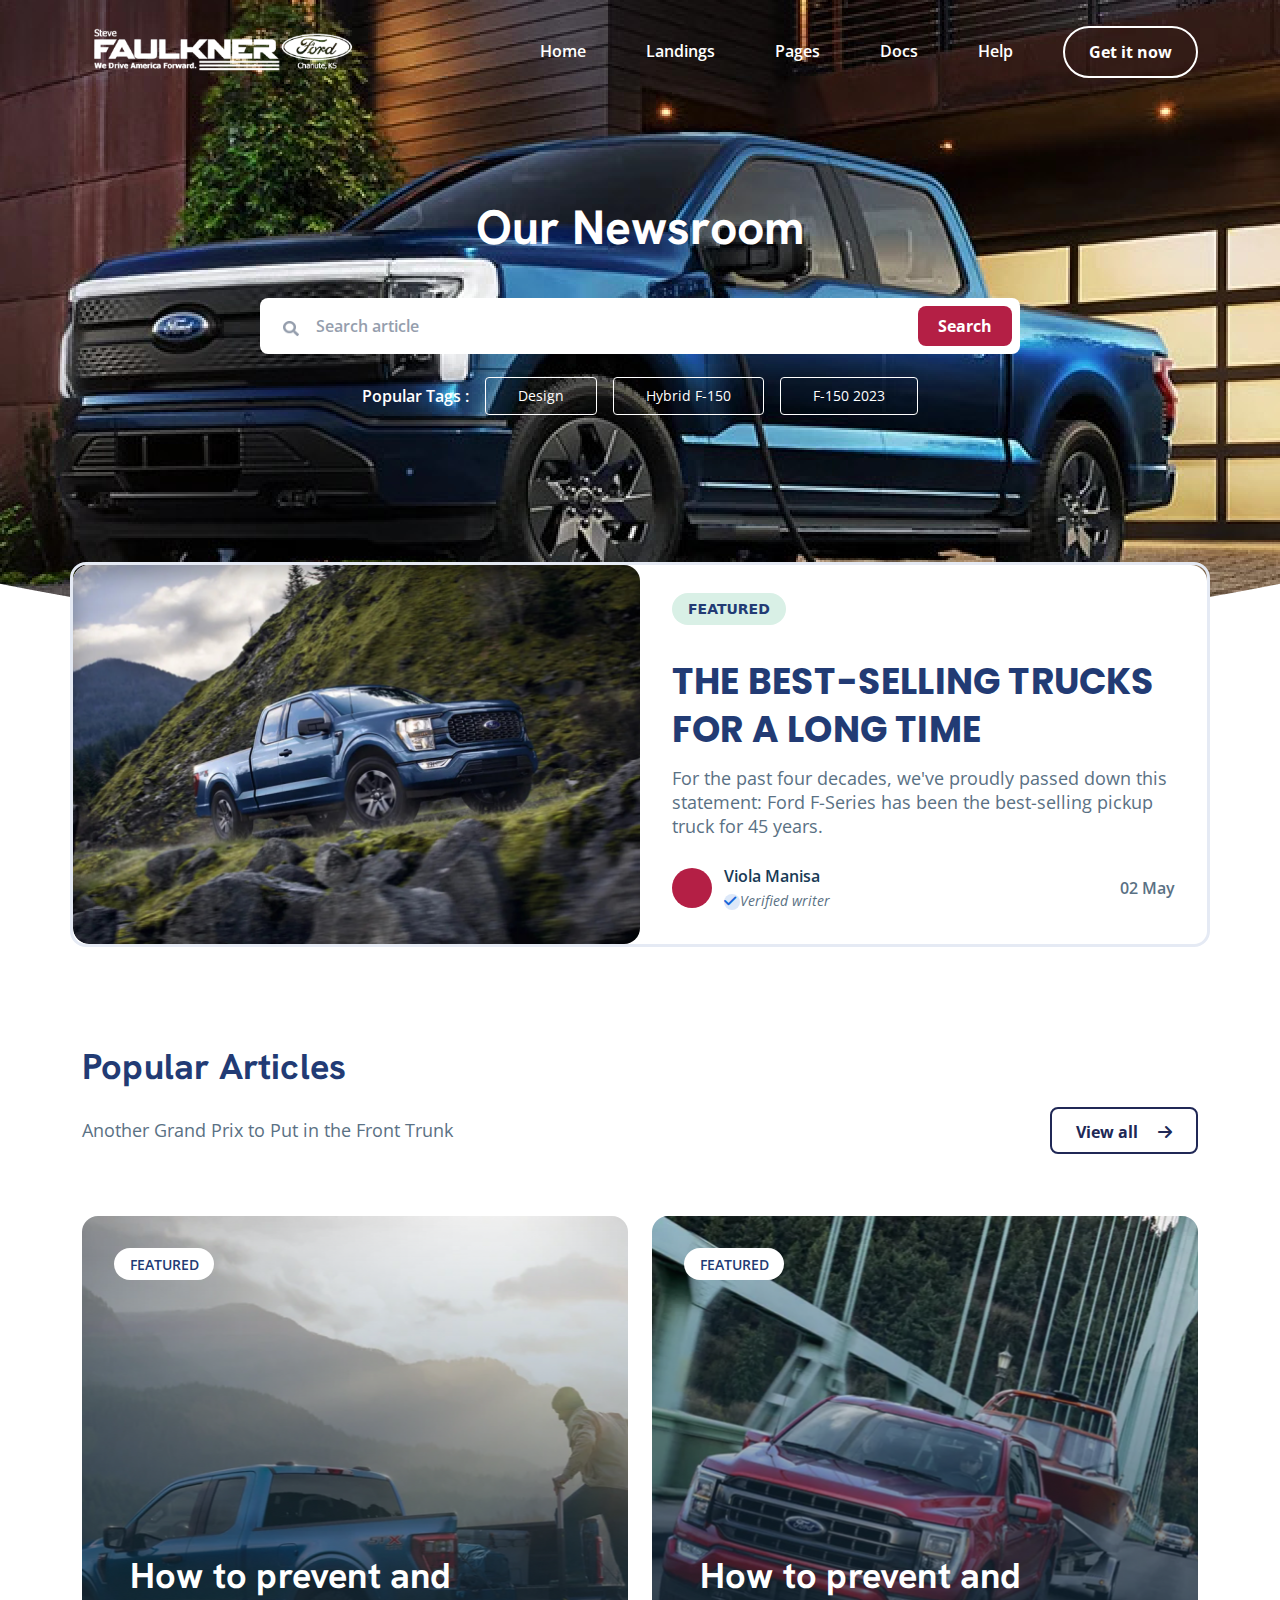
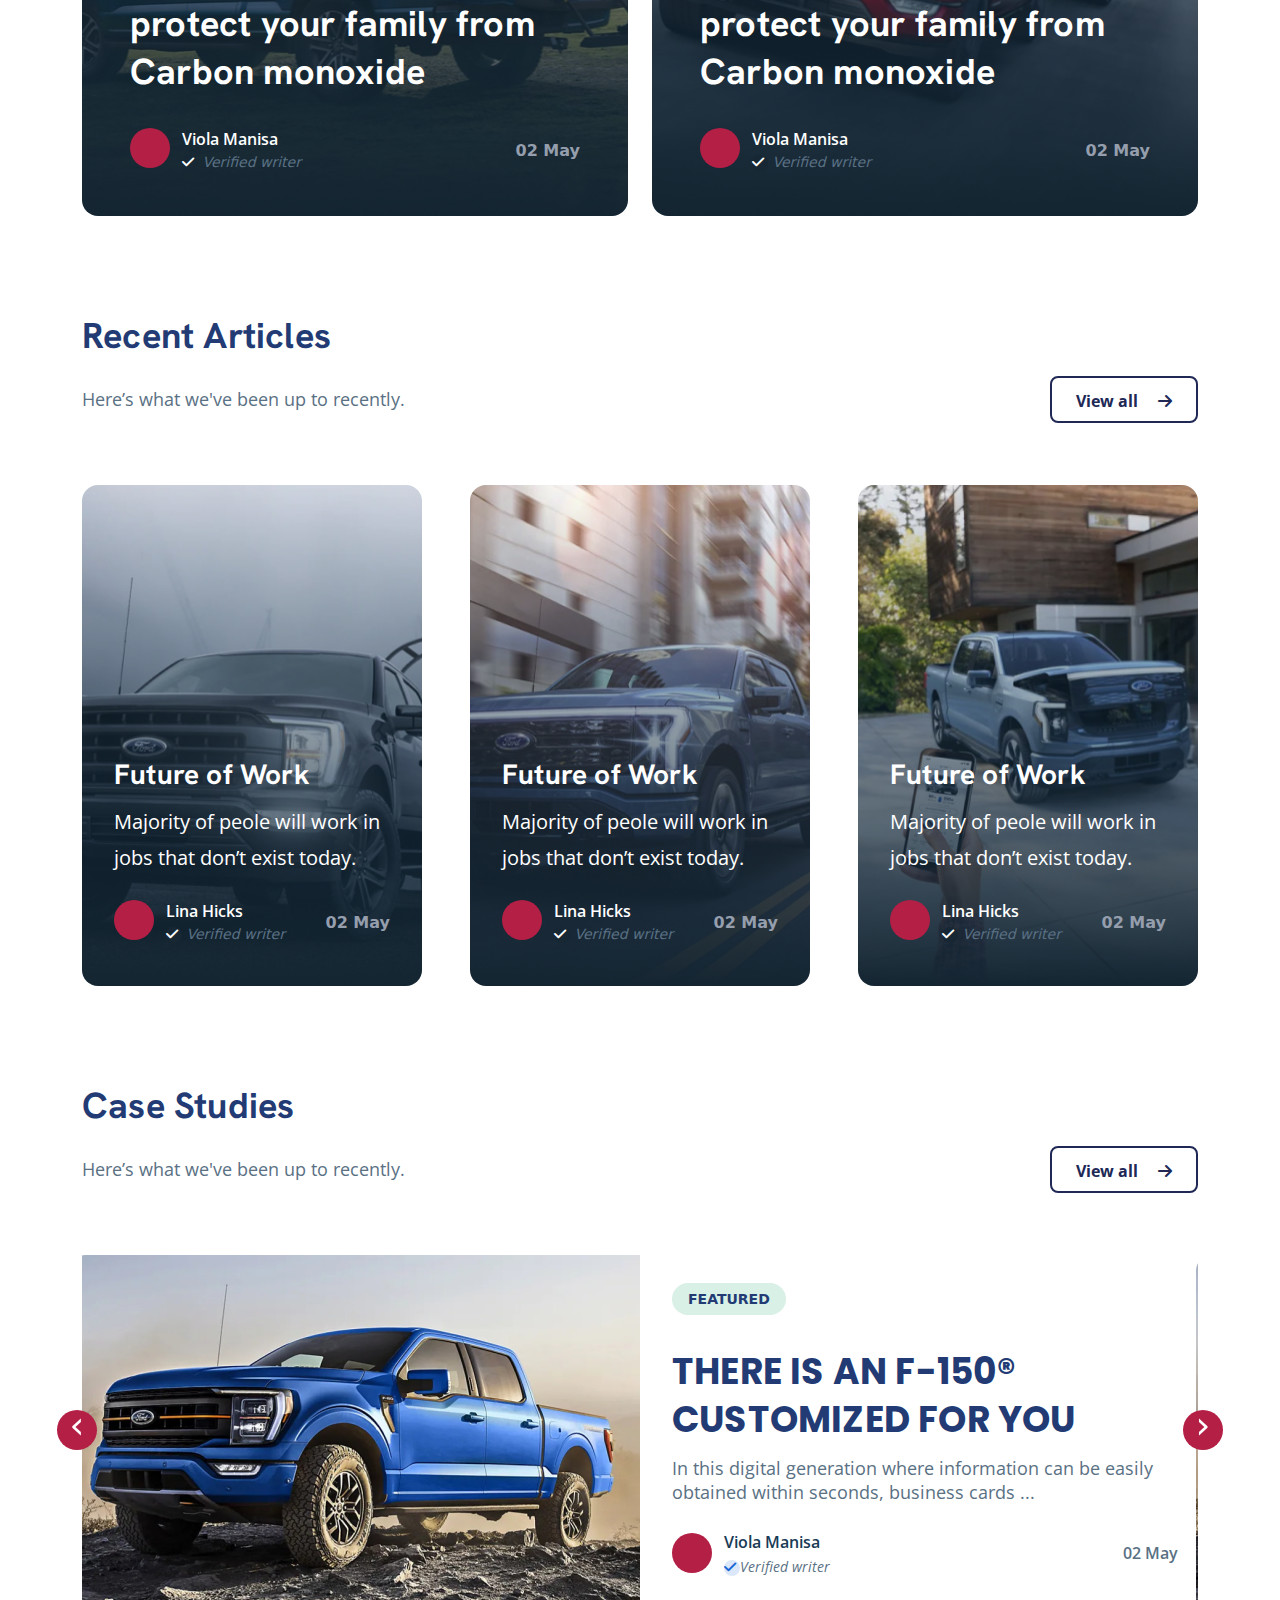
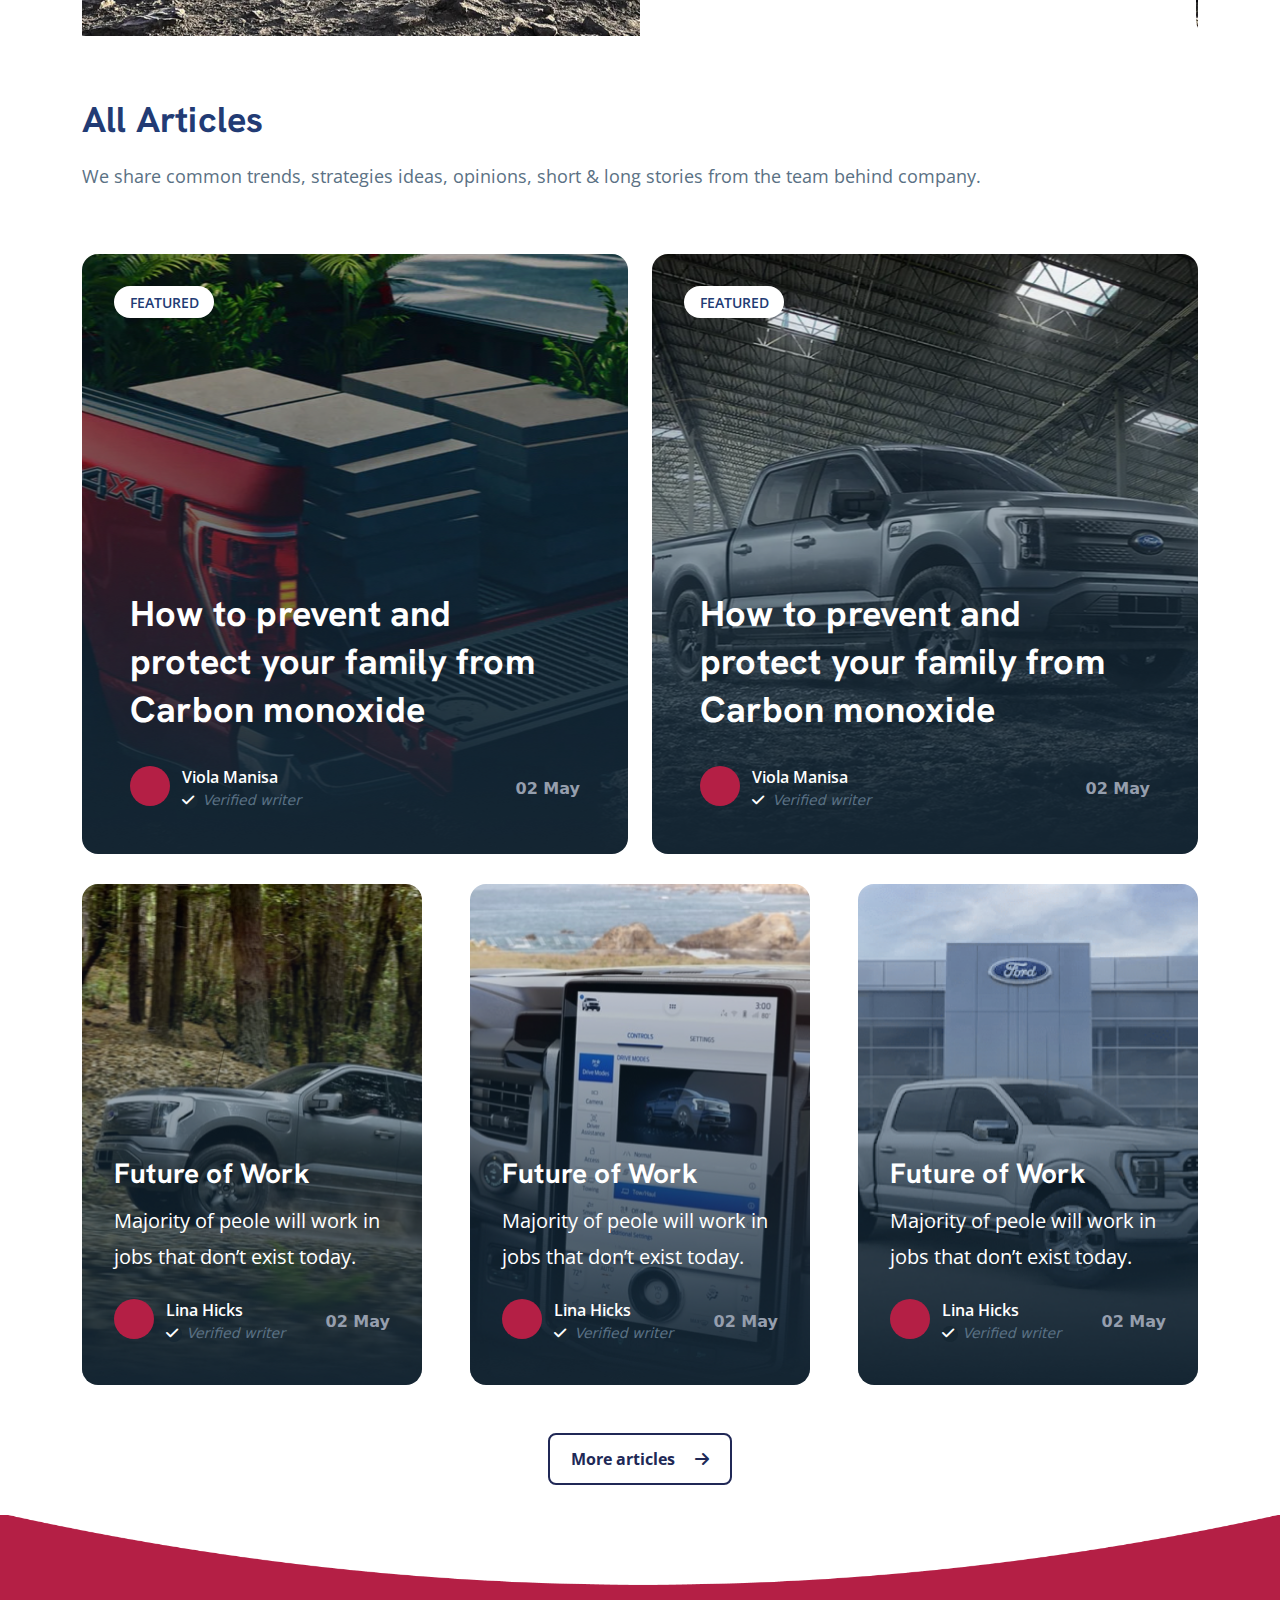
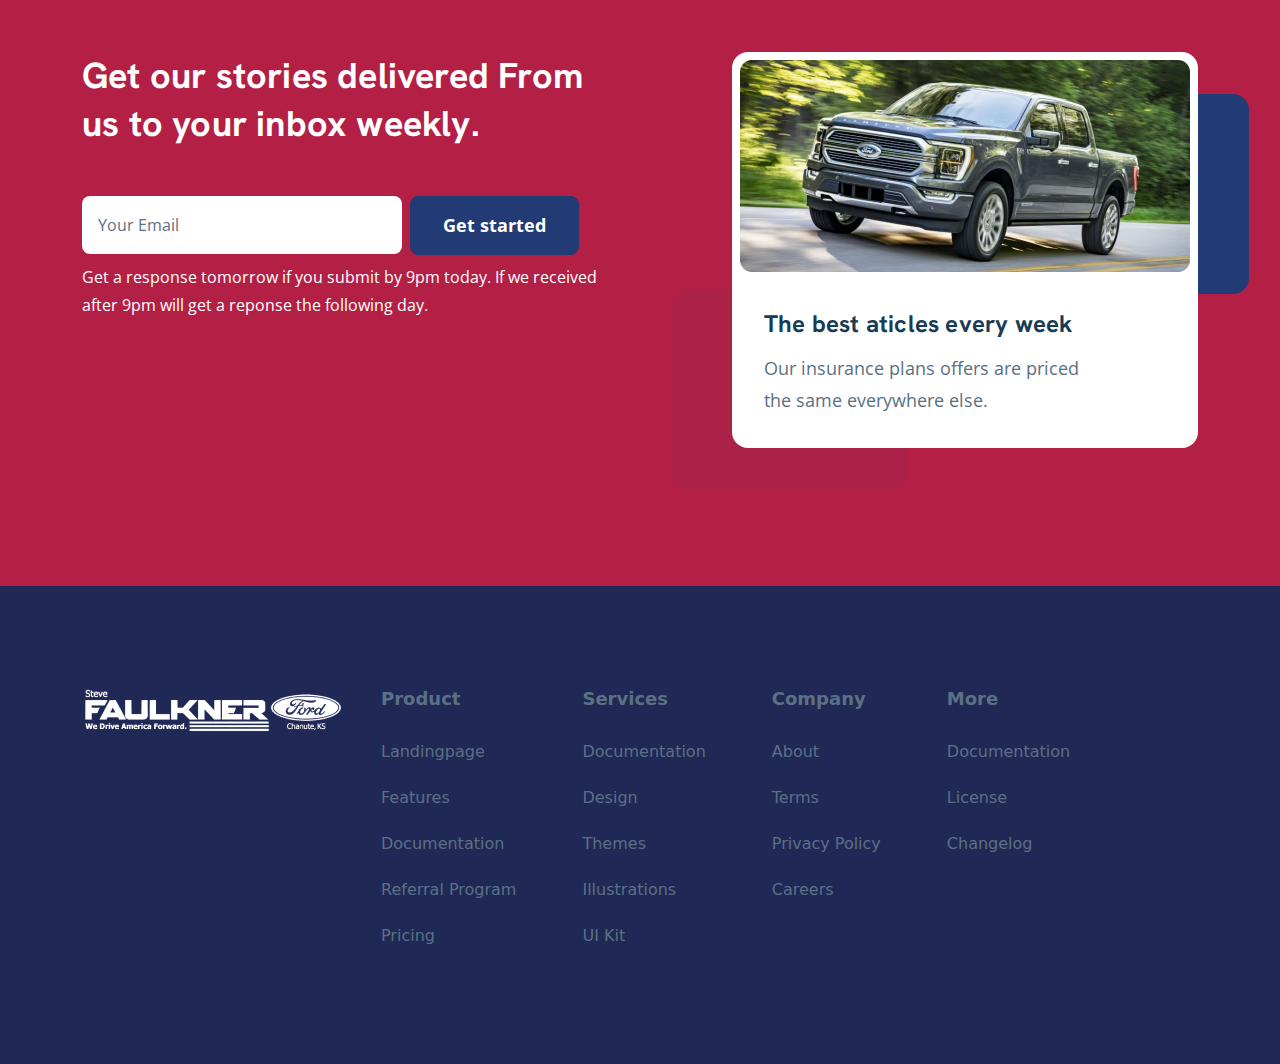
<file: index.html>
<!DOCTYPE html>
<html lang="en">

<head>
    <meta charset="UTF-8">
    <meta http-equiv="X-UA-Compatible" content="IE=edge">
    <meta name="viewport" content="width=device-width, initial-scale=1.0">

    <link rel="preconnect" href="https://fonts.googleapis.com">
    <link rel="preconnect" href="https://fonts.gstatic.com" crossorigin>
    <link
        href="https://fonts.googleapis.com/css2?family=Hanken+Grotesk:wght@300;400;500;600;700&family=Open+Sans:wght@300;400;500;600&family=Poppins:wght@300;400;500;600;700&display=swap"
        rel="stylesheet">
    <link href="https://cdn.jsdelivr.net/npm/bootstrap@5.2.3/dist/css/bootstrap.min.css" rel="stylesheet">
    <link rel="stylesheet" href="https://cdnjs.cloudflare.com/ajax/libs/font-awesome/6.4.0/css/all.min.css">

    <link rel="stylesheet" href="./assets/css/owl.carousel.min.css">
    <link rel="stylesheet" href="./assets/css/owl.theme.default.min.css">
    <link rel="stylesheet" href="./assets/css/style.css">
    <link rel="shortcut icon" href="./assets/images/favicon.png" type="image/x-icon">

    <title>Blog Ford</title>
</head>

<body>
    <main>
        <div class="bg_img">
            <header>
                <div class="container">
                    <div class="header_inner d-flex">
                        <div class="header_logo">
                            <img src="./assets/images/header_logo.png" alt="">
                        </div>
                        <ul class="d-flex menu nav_items justify-content-between align-items-center">
                            <li><a href="index.html" target="_blank" rel="noopener noreferrer">Home</a></li>
                            <li><a href="index.html" target="_blank" rel="noopener noreferrer">Landings</a></li>
                            <li><a href="details.html" target="_blank" rel="noopener noreferrer">Pages</a></li>
                            <li><a href="details.html" target="_blank" rel="noopener noreferrer">Docs</a></li>
                            <li><a href="details.html" target="_blank" rel="noopener noreferrer">Help</a></li>
                            <li><button type="submit">Get it now</button></li>
                        </ul>
                    </div>
                </div>

                <div class="mobile-container">
                    <div class="topnav">
                        <img src="./assets/images/header_logo.png" alt="">
                        <a href="javascript:void(0);" class="icon" onclick="myFunction()">
                            <i class="fa fa-bars"></i>
                        </a>
                        <div id="myLinks">
                            <a href="#" target="_blank" rel="noopener noreferrer">Home</a>
                            <a href="#" target="_blank" rel="noopener noreferrer">Landings</a>
                            <a href="#" target="_blank" rel="noopener noreferrer">Pages</a>
                            <a href="#" target="_blank" rel="noopener noreferrer">Docs</a>
                            <a href="#" target="_blank" rel="noopener noreferrer">Help</a>
                            <button type="submit">Get it now</button>
                        </div>
                    </div>
                </div>
            </header>
            <banner>
                <div class="banner_inner">
                    <h1 class="hk_grotesk">Our Newsroom</h1>
                    <div class="search__group">
                        <input class="w-100" name="search" type="text" placeholder="Search article">
                        <img src="./assets/images/search.png" alt="">
                        <button class="float-end" type="submit" name="search_btn">Search</button>
                    </div>
                    <div class="tag d-flex align-items-center">
                        <p>Popular Tags :</p>
                        <button name="design">Design</button>
                        <button name="f-150">Hybrid F-150</button>
                        <button name="f-150-23">F-150 2023</button>
                    </div>
                </div>
            </banner>
        </div>

        <div class="best_selling">
            <div class="container">
                <div class="row p-0 bg-white txt___boo">
                    <div class="col-lg-6 p-0">
                        <img class="img-fluid w-100" src="./assets/images/best_selling_trucks.png" alt="Best Selling Trucks">
                    </div>
                    <div class="col-lg-6 p-0">
                        <div class="txt_feature">
                            <span>FEATURED</span>
                            <h2 class="poppins">THE BEST-SELLING TRUCKS FOR A LONG TIME</h2>
                            <p>For the past four decades, we've proudly passed down this statement: Ford F-Series has
                                been the best-selling pickup truck for 45 years.</p>
                            <div class="d-flex justify-content-between align-items-center">
                                <div class="writter_box d-flex">
                                    <div class="dot"></div>
                                    <div>
                                        <h6> Viola Manisa</h6>
                                        <p><i class="fa fa-check"></i>Verified writer</p>
                                    </div>
                                </div>
                                <div class="date">
                                    <p>02 May</p>
                                </div>
                            </div>
                        </div>
                    </div>
                </div>
            </div>
        </div>

        <section>
            <div class="article">
                <div class="container">
                    <div class="head_check">
                        <h2 class="hk_grotesk">Popular Articles</h2>
                        <div class="d-flex justify-content-between align-items-center popular_cl">
                            <p>Another Grand Prix to Put in the Front Trunk</p>
                            <button class="view__btn" name="popular_view">View all <i class="fa-solid fa-arrow-right icon"></i></button>
                        </div>
                    </div>
                </div>
            </div>
            <div class="popular__img">
                <div class="container">
                    <div class="row g-4">
                        <div class="col-sm-12 col-md-6 col-lg-6">
                            <div class="popular__content popular__content__img">
                                <div>
                                    <button name="feature">FEATURED</button>
                                </div>
                                <div class="popular_inner">
                                    <h2 class="hk_grotesk">How to prevent and protect your family from Carbon monoxide
                                    </h2>
                                    <div class="d-flex justify-content-between popular_writter g-5">
                                        <div class="popular_writter_box d-flex">
                                            <div class="dot"></div>
                                            <div>
                                                <h6> Viola Manisa</h6>
                                                <span><i class="fa fa-check"></i> Verified writer</span>
                                            </div>
                                        </div>
                                        <div class="popular_date">
                                            <span>02 May</span>
                                        </div>
                                    </div>
                                </div>
                            </div>
                        </div>
                        <div class="col-sm-12 col-md-6 col-lg-6">
                            <div class="popular__content popular__content__img2">
                                <div>
                                    <button name="feature">FEATURED</button>
                                </div>
                                <div class="popular_inner">
                                    <h2 class="hk_grotesk">How to prevent and protect your family from Carbon monoxide
                                    </h2>
                                    <div class="d-flex justify-content-between popular_writter g-5">
                                        <div class="popular_writter_box d-flex">
                                            <div class="dot"></div>
                                            <div>
                                                <h6> Viola Manisa</h6>
                                                <span><i class="fa fa-check"></i> Verified writer</span>
                                            </div>
                                        </div>
                                        <div class="popular_date">
                                            <span>02 May</span>
                                        </div>
                                    </div>
                                </div>
                            </div>
                        </div>
                    </div>
                </div>
            </div>
        </section>

        <section>
            <div class="article">
                <div class="container">
                    <div class="head_check">
                        <h2 class="hk_grotesk">Recent Articles</h2>
                        <div class="d-flex justify-content-between align-items-center popular_cl">
                            <p>Here’s what we've been up to recently.</p>
                            <button class="view__btn" name="popular_view">View all <i class="fa-solid fa-arrow-right icon"></i></button>
                        </div>
                    </div>
                </div>
            </div>
            <div class="recent_img">
                <div class="container">
                    <div class="row g-lg-5">
                        <div class="col-sm-12 col-md-6 col-lg-4">
                            <div class="recent__content re_content_img mb-4 mb-lg-0">
                                <div class="recent__inner">
                                    <h2 class="hk_grotesk">Future of Work</h2>
                                    <p>Majority of peole will work in jobs that don’t exist today.</p>
                                    <div class="d-flex justify-content-between align-items-center popular_writter">
                                        <div class="popular_writter_box d-flex">
                                            <div class="dot"></div>
                                            <div>
                                                <h6>Lina Hicks</h6>
                                                <span><i class="fa fa-check"></i> Verified writer</span>
                                            </div>
                                        </div>
                                        <div class="popular_date">
                                            <span>02 May</span>
                                        </div>
                                    </div>
                                </div>
                            </div>
                        </div>
                        <div class="col-sm-12 col-md-6 col-lg-4">
                            <div class="recent__content re_content_img2 mb-4 mb-lg-0">
                                <div class="recent__inner">
                                    <h2 class="hk_grotesk">Future of Work</h2>
                                    <p>Majority of peole will work in jobs that don’t exist today.</p>
                                    <div class="d-flex justify-content-between align-items-center popular_writter">
                                        <div class="popular_writter_box d-flex">
                                            <div class="dot"></div>
                                            <div>
                                                <h6>Lina Hicks</h6>
                                                <span><i class="fa fa-check"></i> Verified writer</span>
                                            </div>
                                        </div>
                                        <div class="popular_date">
                                            <span>02 May</span>
                                        </div>
                                    </div>
                                </div>
                            </div>
                        </div>
                        <div class="col-sm-12 col-md-6 col-lg-4">
                            <div class="recent__content re_content_img3 mb-4 mb-lg-0">
                                <div class="recent__inner">
                                    <h2 class="hk_grotesk">Future of Work</h2>
                                    <p>Majority of peole will work in jobs that don’t exist today.</p>
                                    <div class="d-flex justify-content-between align-items-center popular_writter">
                                        <div class="popular_writter_box d-flex">
                                            <div class="dot"></div>
                                            <div>
                                                <h6>Lina Hicks</h6>
                                                <span><i class="fa fa-check"></i> Verified writer</span>
                                            </div>
                                        </div>
                                        <div class="popular_date">
                                            <span>02 May</span>
                                        </div>
                                    </div>
                                </div>
                            </div>
                        </div>
                    </div>
                </div>
            </div>
        </section>

        <section>
            <div class="article">
                <div class="container">
                    <div class="head_check">
                        <h2 class="hk_grotesk">Case Studies</h2>
                        <div class="d-flex justify-content-between align-items-center popular_cl">
                            <p>Here’s what we've been up to recently.</p>
                            <button class="view__btn" name="popular_view">View all <i
                                    class="fa-solid fa-arrow-right icon"></i></button>
                        </div>
                    </div>
                </div>
            </div>
            <div class="slider">
                <div class="container">
                    <div class="owl-carousel owl-theme owl-loaded">
                        <div class="owl-stage-outer">
                            <div class="owl-stage">
                                <div class="owl-item">
                                    <div class="owl_inner">
                                        <div class="row">
                                            <div class="col-lg-6 p-0">
                                                <img class="img-fluid w-100" src="./assets/images/slider_1.png" alt="">
                                            </div>
                                            <div class="col-lg-6 p-0 bg-white">
                                                <div class="txt_feature">
                                                    <span>FEATURED</span>
                                                    <h2 class="poppins">THERE IS AN F-150® CUSTOMIZED FOR YOU</h2>
                                                    <p>In this digital generation where information can be easily obtained within seconds, business cards ...</p>
                                                    <div class="d-flex justify-content-between align-items-center">
                                                        <div class="writter_box d-flex">
                                                            <div class="dot"></div>
                                                            <div>
                                                                <h6> Viola Manisa</h6>
                                                                <p><i class="fa fa-check"></i>Verified writer</p>
                                                            </div>
                                                        </div>
                                                        <div class="date">
                                                            <p>02 May</p>
                                                        </div>
                                                    </div>
                                                </div>
                                            </div>
                                        </div>
                                    </div>
                                </div>

                                <div class="owl-item">
                                    <div class="owl_inner">
                                        <div class="row">
                                            <div class="col-lg-6 p-0">
                                                <img  class="img-fluid w-100" src="./assets/images/slider_1.png" alt="">
                                            </div>
                                            <div class="col-lg-6 p-0 bg-white">
                                                <div class="txt_feature">
                                                    <span>FEATURED</span>
                                                    <h2 class="poppins">THERE IS AN F-150® CUSTOMIZED FOR YOU</h2>
                                                    <p>In this digital generation where information can be easily obtained within seconds, business cards ...</p>
                                                    <div class="d-flex justify-content-between align-items-center">
                                                        <div class="writter_box d-flex">
                                                            <div class="dot"></div>
                                                            <div>
                                                                <h6> Viola Manisa</h6>
                                                                <p><i class="fa fa-check"></i>Verified writer</p>
                                                            </div>
                                                        </div>
                                                        <div class="date">
                                                            <p>02 May</p>
                                                        </div>
                                                    </div>
                                                </div>
                                            </div>
                                        </div>
                                    </div>
                                </div>
                                <div class="owl-item">
                                    <div class="owl_inner">
                                        <div class="row">
                                            <div class="col-lg-6 p-0">
                                                <img  class="img-fluid w-100" src="./assets/images/slider_1.png" alt="">
                                            </div>
                                            <div class="col-lg-6 p-0 bg-white">
                                                <div class="txt_feature">
                                                    <span>FEATURED</span>
                                                    <h2 class="poppins">THERE IS AN F-150® CUSTOMIZED FOR YOU</h2>
                                                    <p>In this digital generation where information can be easily obtained within seconds, business cards ...</p>
                                                    <div class="d-flex justify-content-between align-items-center">
                                                        <div class="writter_box d-flex">
                                                            <div class="dot"></div>
                                                            <div>
                                                                <h6> Viola Manisa</h6>
                                                                <p><i class="fa fa-check"></i>Verified writer</p>
                                                            </div>
                                                        </div>
                                                        <div class="date">
                                                            <p>02 May</p>
                                                        </div>
                                                    </div>
                                                </div>
                                            </div>
                                        </div>
                                    </div>
                                </div>
                            </div>
                        </div>
                    </div>

                </div>
            </div>
        </section>


        <section>
            <div class="article">
                <div class="container">
                    <div class="head_check">
                        <h2 class="hk_grotesk">All Articles</h2>
                        <div class="d-flex justify-content-between align-items-center popular_cl">
                            <p>We share common trends, strategies ideas, opinions, short & long stories from the team behind company.</p>
                        </div>
                    </div>
                </div>
            </div>
            <div class="all_article">
                <div class="container">
                    <div class="row g-4">
                        <div class="col-sm-12 col-md-6 col-lg-6">
                            <div class="popular__content all_article__img">
                                <div>
                                    <button name="feature">FEATURED</button>
                                </div>
                                <div class="popular_inner">
                                    <h2 class="hk_grotesk">How to prevent and protect your family from Carbon monoxide
                                    </h2>
                                    <div class="d-flex justify-content-between popular_writter g-5">
                                        <div class="popular_writter_box d-flex">
                                            <div class="dot"></div>
                                            <div>
                                                <h6> Viola Manisa</h6>
                                                <span><i class="fa fa-check"></i> Verified writer</span>
                                            </div>
                                        </div>
                                        <div class="popular_date">
                                            <span>02 May</span>
                                        </div>
                                    </div>
                                </div>
                            </div>
                        </div>
                        <div class="col-sm-12 col-md-6 col-lg-6">
                            <div class="popular__content all_article__img_2">
                                <div>
                                    <button name="feature">FEATURED</button>
                                </div>
                                <div class="popular_inner">
                                    <h2 class="hk_grotesk">How to prevent and protect your family from Carbon monoxide
                                    </h2>
                                    <div class="d-flex justify-content-between popular_writter g-5">
                                        <div class="popular_writter_box d-flex">
                                            <div class="dot"></div>
                                            <div>
                                                <h6> Viola Manisa</h6>
                                                <span><i class="fa fa-check"></i> Verified writer</span>
                                            </div>
                                        </div>
                                        <div class="popular_date">
                                            <span>02 May</span>
                                        </div>
                                    </div>
                                </div>
                            </div>
                        </div>
                    </div>
                </div>

                <div class="all_ar_inner">
                    <div class="container">
                        <div class="row g-lg-5">
                            <div class="col-sm-12 col-md-6 col-lg-4">
                                <div class="recent__content all_article__img_3 mb-4 mb-lg-0">
                                    <div class="recent__inner">
                                        <h2 class="hk_grotesk">Future of Work</h2>
                                        <p>Majority of peole will work in jobs that don’t exist today.</p>
                                        <div class="d-flex justify-content-between align-items-center popular_writter">
                                            <div class="popular_writter_box d-flex">
                                                <div class="dot"></div>
                                                <div>
                                                    <h6>Lina Hicks</h6>
                                                    <span><i class="fa fa-check"></i> Verified writer</span>
                                                </div>
                                            </div>
                                            <div class="popular_date">
                                                <span>02 May</span>
                                            </div>
                                        </div>
                                    </div>
                                </div>
                            </div>
                            <div class="col-sm-12 col-md-6 col-lg-4">
                                <div class="recent__content all_article__img_4 mb-4 mb-lg-0">
                                    <div class="recent__inner">
                                        <h2 class="hk_grotesk">Future of Work</h2>
                                        <p>Majority of peole will work in jobs that don’t exist today.</p>
                                        <div class="d-flex justify-content-between align-items-center popular_writter">
                                            <div class="popular_writter_box d-flex">
                                                <div class="dot"></div>
                                                <div>
                                                    <h6>Lina Hicks</h6>
                                                    <span><i class="fa fa-check"></i> Verified writer</span>
                                                </div>
                                            </div>
                                            <div class="popular_date">
                                                <span>02 May</span>
                                            </div>
                                        </div>
                                    </div>
                                </div>
                            </div>
                            <div class="col-sm-12 col-md-6 col-lg-4">
                                <div class="recent__content all_article__img_5 mb-4 mb-lg-0">
                                    <div class="recent__inner">
                                        <h2 class="hk_grotesk">Future of Work</h2>
                                        <p>Majority of peole will work in jobs that don’t exist today.</p>
                                        <div class="d-flex justify-content-between align-items-center popular_writter">
                                            <div class="popular_writter_box d-flex">
                                                <div class="dot"></div>
                                                <div>
                                                    <h6>Lina Hicks</h6>
                                                    <span><i class="fa fa-check"></i> Verified writer</span>
                                                </div>
                                            </div>
                                            <div class="popular_date">
                                                <span>02 May</span>
                                            </div>
                                        </div>
                                    </div>
                                </div>
                            </div>
                        </div>
                    </div>
                </div>
            </div>
        </section>

        <section>
            <div class="more_details_btn">
                <div class="container">
                    <button name="more_detail">More articles <i class="fa-solid fa-arrow-right icon"></i></button>
                </div>
            </div>

            
        </section>

       <footer>
        <div class="wave_bottom">
            <img class="img-fluid w-100" src="./assets/images/Wave.png" alt="">
        </div>
        <div class="footer_top">
            <div class="get_story">
                <div class="container">
                    <div class="row g-md-4">
                        <div class="col-sm-12 col-md-12 col-lg-6">
                            <div class="story_content">
                                <h2 class="hk_grotesk">Get our stories delivered From us to your inbox weekly.</h2>
                                <div class="d-flex align-items-center mail_us mb-2">
                                    <input type="text" placeholder="Your Email">
                                    <button name="mail_us">Get started</button>
                                </div>
                                <p>Get a response tomorrow if you submit by 9pm today. If we received after 9pm will get a reponse the following day.</p>
                            </div>
                        </div>
                        <div class="col-sm-12 col-md-12 col-lg-6">
                            <div class="foo_box">
                                <div class="boxWrap">
                                    <div class="best_week_ar">
                                        <img class="img-fluid" src="./assets/images/best_article.png" alt="">
                                        <div class="ar_content">
                                            <h3 class="hk_grotesk">The best aticles every week</h3>
                                            <p>Our insurance plans offers are priced the same everywhere else.</p>
                                        </div>
                                    </div>
                                </div>
                            </div>
                        </div>
                    </div>
                </div>
                </div>
            </div>
    
            <div class="footer_bottom ">
                <div class="container">
                    <div class="bottom_boxes d-flex">
                        <div class="inner_box">
                            <img class="img-fluid" src="./assets/images/footer_img.png" alt="">
                        </div>
                        <div class="inner_box">
                            <ul>
                                <li>Product</li>
                                <li>Landingpage</li>
                                <li>Features</li>
                                <li>Documentation</li>
                                <li>Referral Program</li>
                                <li>Pricing</li>
                            </ul>
                        </div>
                        <div class="inner_box">
                            <ul>
                                <li>Services</li>
                                <li>Documentation</li>
                                <li>Design</li>
                                <li>Themes</li>
                                <li>Illustrations</li>
                                <li>UI Kit</li>
                            </ul>
                        </div>
                        <div class="inner_box">
                            <ul>
                                <li>Company</li>
                                <li>About</li>
                                <li>Terms</li>
                                <li>Privacy Policy</li>
                                <li>Careers</li>
                            </ul>
                        </div>
                        <div class="inner_box">
                            <ul>
                                <li>More</li>
                                <li>Documentation</li>
                                <li>License</li>
                                <li>Changelog</li>
                        </div>
                    </div>
                </div>
            </div>
            
       </footer>



    </main>

    <script src="https://cdn.jsdelivr.net/npm/bootstrap@5.2.3/dist/js/bootstrap.bundle.min.js"></script>
    <script src="https://ajax.googleapis.com/ajax/libs/jquery/3.6.4/jquery.min.js"></script>

    <script src="./assets/js/owl.carousel.min.js"></script>
    <script src="./assets/js/script.js"></script>
</body>

</html>
</file>
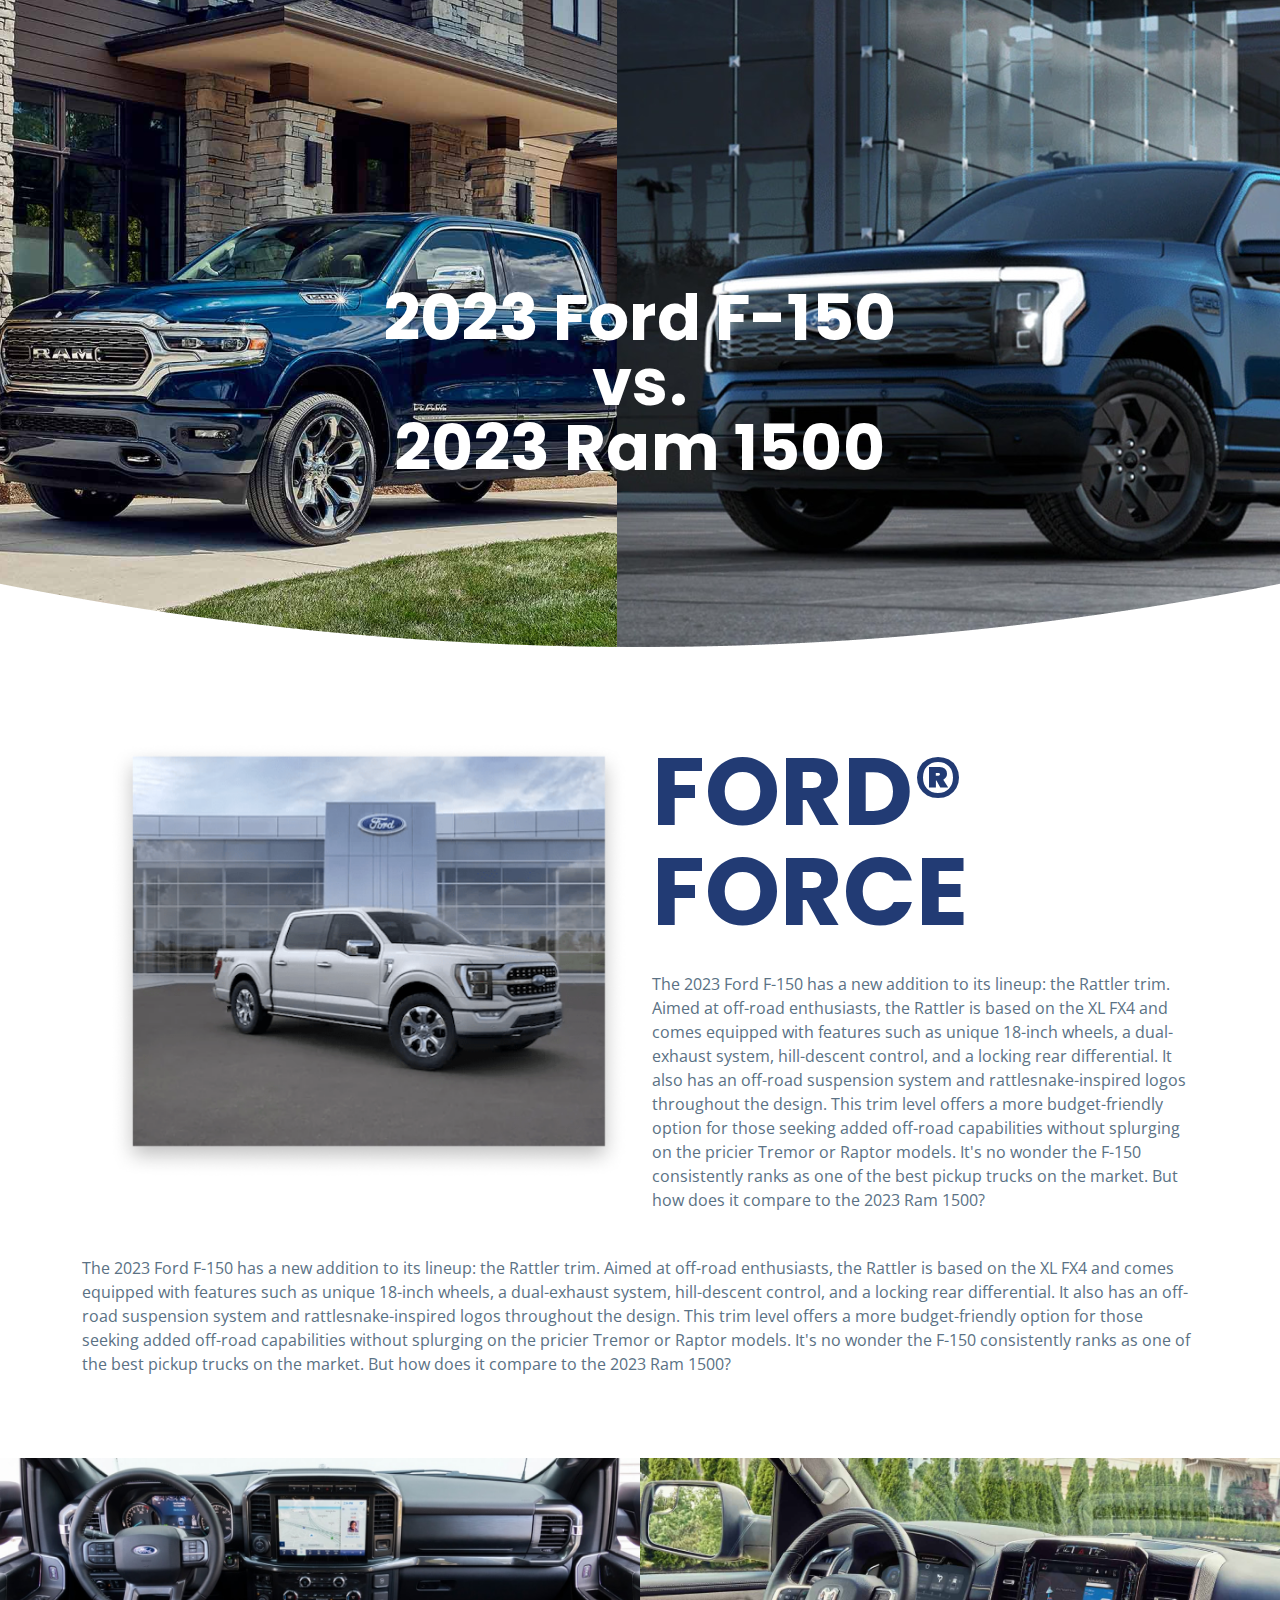
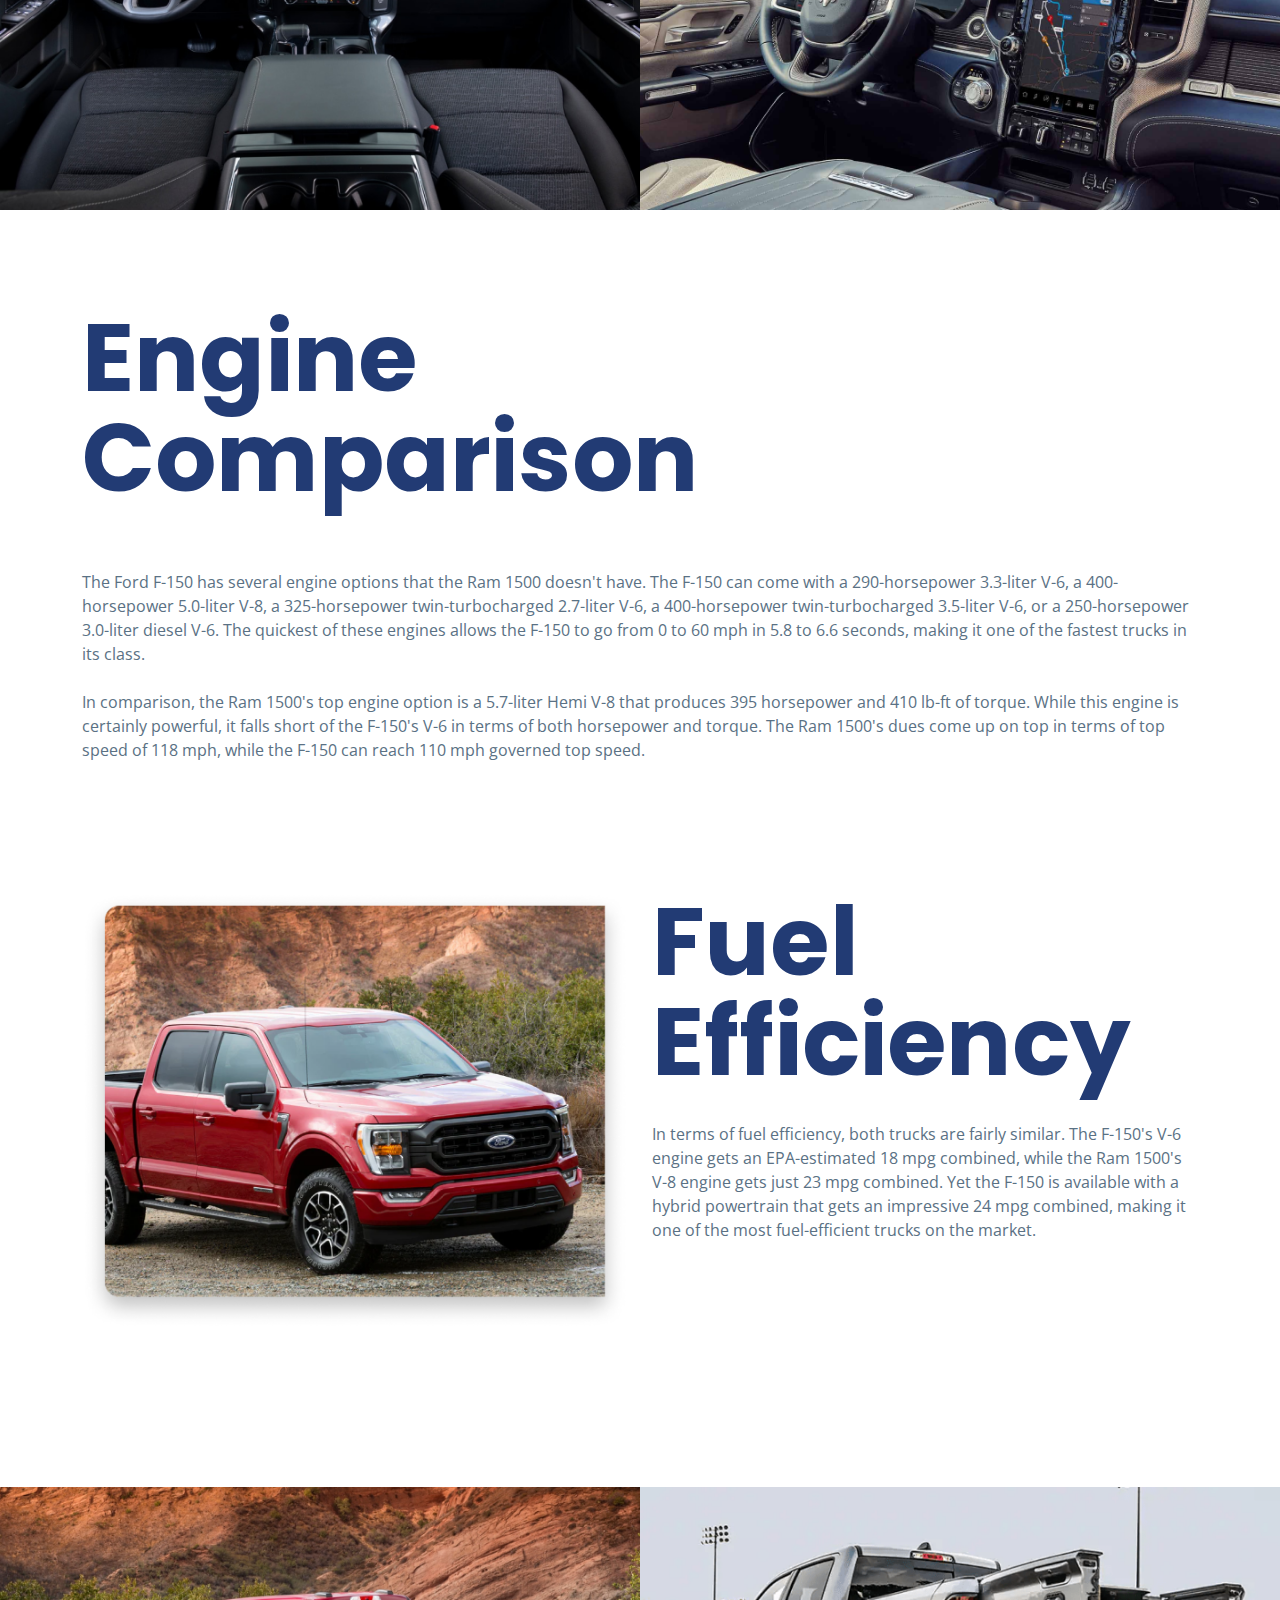
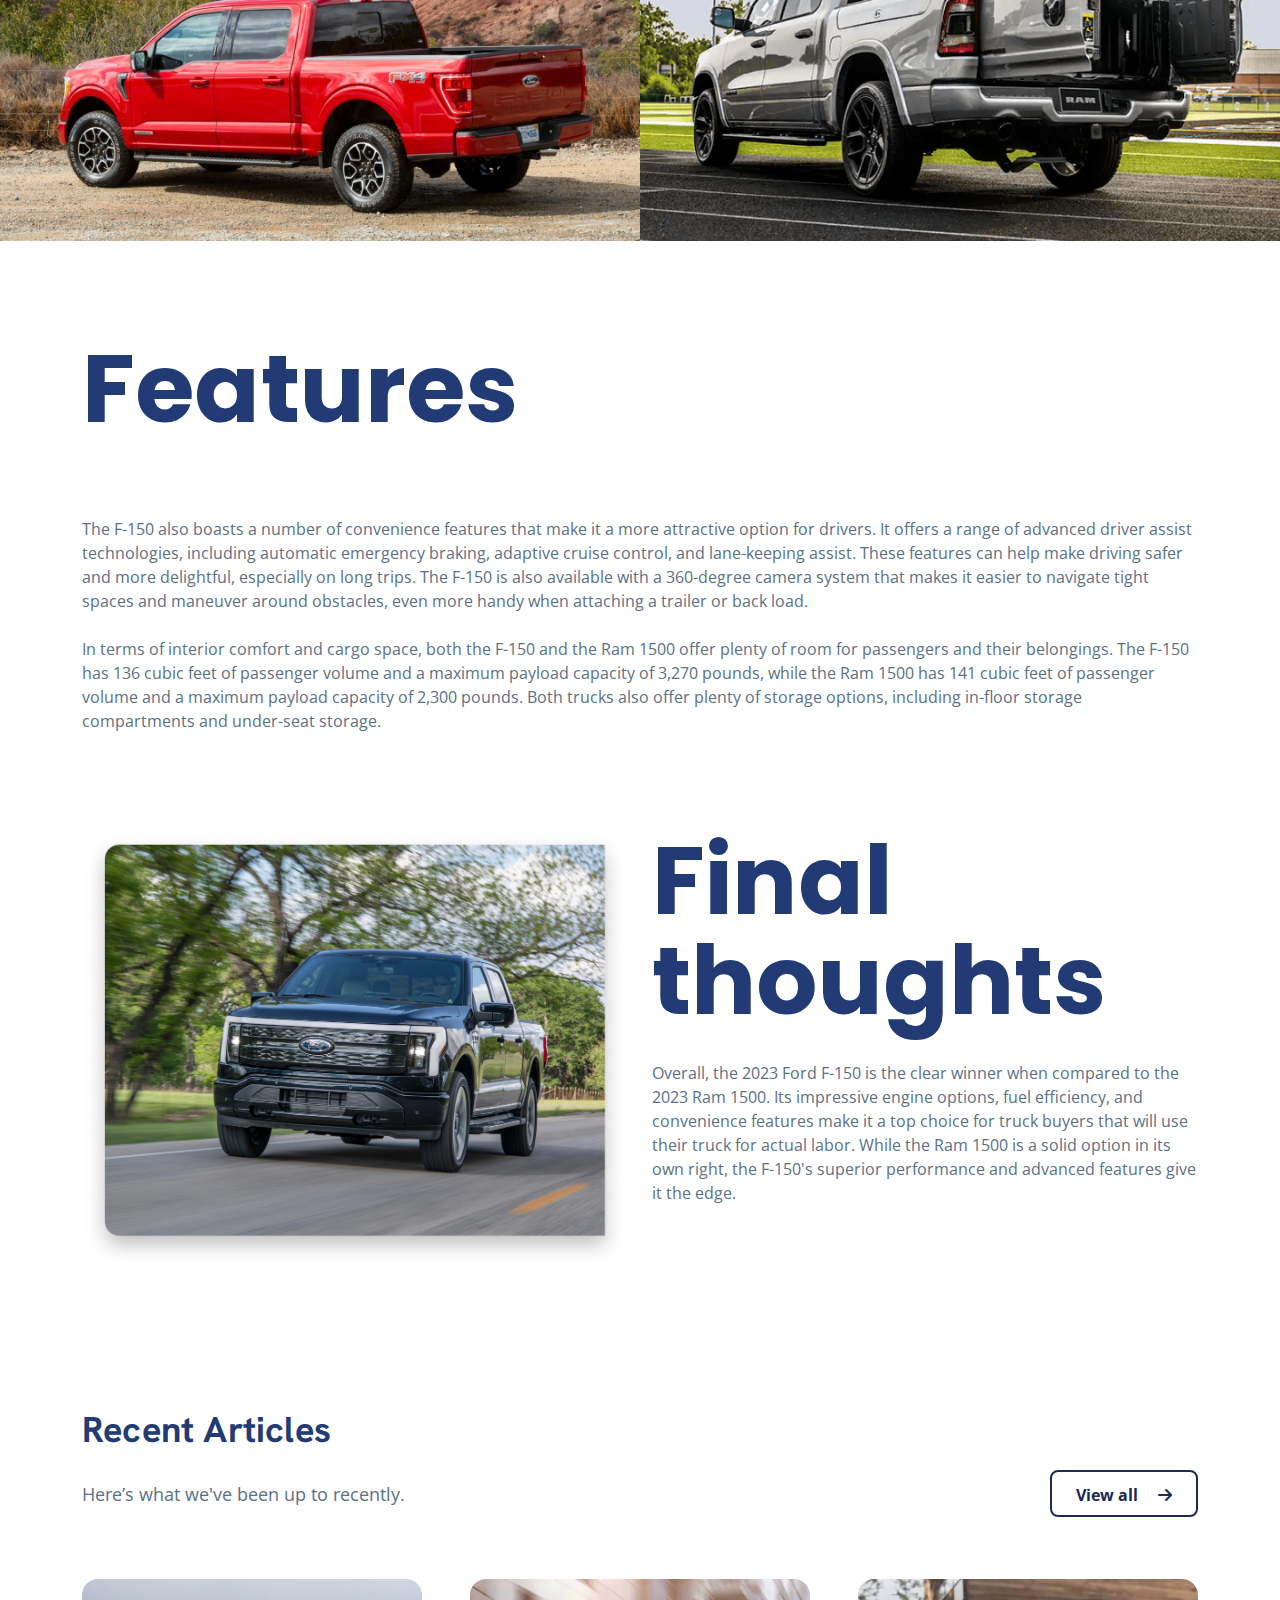
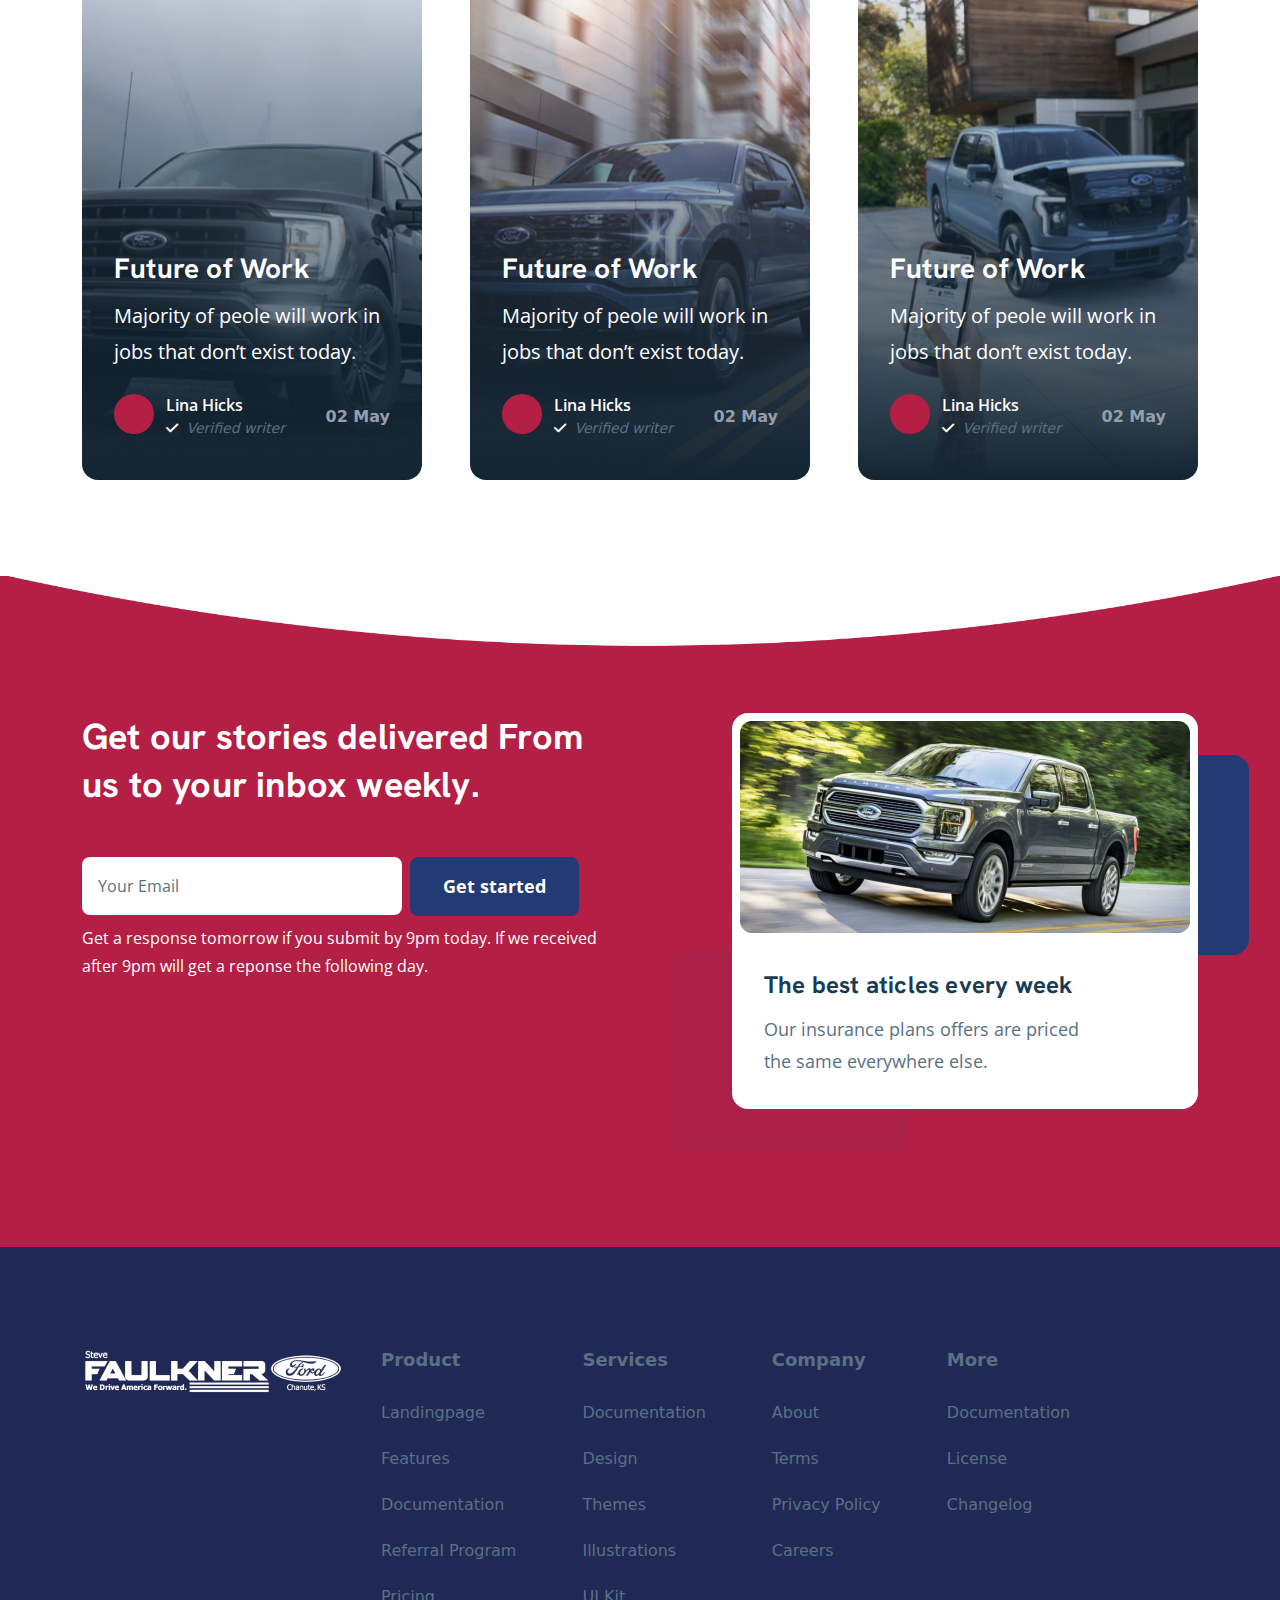
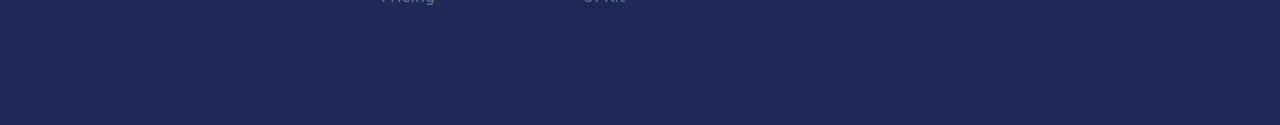
<file: details.html>
<!DOCTYPE html>
<html lang="en">

<head>
    <meta charset="UTF-8">
    <meta http-equiv="X-UA-Compatible" content="IE=edge">
    <meta name="viewport" content="width=device-width, initial-scale=1.0">

    <link rel="preconnect" href="https://fonts.googleapis.com">
    <link rel="preconnect" href="https://fonts.gstatic.com" crossorigin>
    <link
        href="https://fonts.googleapis.com/css2?family=Hanken+Grotesk:wght@300;400;500;600;700&family=Open+Sans:wght@300;400;500;600&family=Poppins:wght@300;400;500;600;700&display=swap"
        rel="stylesheet">
    <link href="https://cdn.jsdelivr.net/npm/bootstrap@5.2.3/dist/css/bootstrap.min.css" rel="stylesheet">
    <link rel="stylesheet" href="https://cdnjs.cloudflare.com/ajax/libs/font-awesome/6.4.0/css/all.min.css">

    <link rel="stylesheet" href="./assets/css/owl.carousel.min.css">
    <link rel="stylesheet" href="./assets/css/owl.theme.default.min.css">
    <link rel="stylesheet" href="./assets/css/style.css">
    <link rel="shortcut icon" href="./assets/images/favicon.png" type="image/x-icon">

    <title>Blog Ford</title>
</head>

<body>
    <main>
        <div class="bg_img_2">
            <!-- <header>
                <div class="container">
                    <div class="header_inner d-flex">
                        <div class="header_logo">
                            <img src="./assets/images/header_logo.png" alt="">
                        </div>
                        <ul class="d-flex menu nav_items justify-content-between align-items-center">
                            <li><a href="#" target="_blank" rel="noopener noreferrer">Home</a></li>
                            <li><a href="#" target="_blank" rel="noopener noreferrer">Landings</a></li>
                            <li><a href="#" target="_blank" rel="noopener noreferrer">Pages</a></li>
                            <li><a href="#" target="_blank" rel="noopener noreferrer">Docs</a></li>
                            <li><a href="#" target="_blank" rel="noopener noreferrer">Help</a></li>
                            <li><button type="submit">Get it now</button></li>
                        </ul>
                    </div>
                </div>

                <div class="mobile-container">
                    <div class="topnav">
                        <img src="./assets/images/header_logo.png" alt="">
                        <a href="javascript:void(0);" class="icon" onclick="myFunction()">
                            <i class="fa fa-bars"></i>
                        </a>
                        <div id="myLinks">
                            <a href="#" target="_blank" rel="noopener noreferrer">Home</a>
                            <a href="#" target="_blank" rel="noopener noreferrer">Landings</a>
                            <a href="#" target="_blank" rel="noopener noreferrer">Pages</a>
                            <a href="#" target="_blank" rel="noopener noreferrer">Docs</a>
                            <a href="#" target="_blank" rel="noopener noreferrer">Help</a>
                            <button type="submit">Get it now</button>
                        </div>
                    </div>
                </div>
            </header> -->
            <banner>
                <div class="container">
                    <div class="hero_inner">
                        <h1 class="poppins">2023 Ford F-150 <br> vs. <br> 2023 Ram 1500</h1>
                    </div>
                </div>
            </banner>

        </div>

        <section>
            <div class="ford_force">
                <div class="container">
                    <div class="row">
                        <div class="col-sm-12 col-md-6 col-lg-6">
                            <img class="img-fluid w-100" src="./assets/images/forceford.png" alt="image">
                        </div>
                        <div class="col-sm-12 col-md-6 col-lg-6">
                            <div class="force_content">
                                <h2 class="poppins ford_header">FORD® FORCE</h2>
                                <p class="ford_content">The 2023 Ford F-150 has a new addition to its lineup: the Rattler trim. Aimed at off-road enthusiasts, the Rattler is based on the XL FX4 and comes equipped with features such as unique 18-inch wheels, a dual-exhaust system, hill-descent control, and a locking rear differential. It also has an off-road suspension system and rattlesnake-inspired logos throughout the design. This trim level offers a more budget-friendly option for those seeking added off-road capabilities without splurging on the pricier Tremor or Raptor models. It's no wonder the F-150 consistently ranks as one of the best pickup trucks on the market. But how does it compare to the 2023 Ram 1500?</p>
                            </div>
                        </div>
                        <div class="full_content">
                            <div class="continer">
                                <p class="ford_content">
                                    The 2023 Ford F-150 has a new addition to its lineup: the Rattler trim. Aimed at off-road enthusiasts, the Rattler is based on the XL FX4 and comes equipped with features such as unique 18-inch wheels, a dual-exhaust system, hill-descent control, and a locking rear differential. It also has an off-road suspension system and rattlesnake-inspired logos throughout the design. This trim level offers a more budget-friendly option for those seeking added off-road capabilities without splurging on the pricier Tremor or Raptor models. It's no wonder the F-150 consistently ranks as one of the best pickup trucks on the market. But how does it compare to the 2023 Ram 1500?
                                </p>
                            </div>
                        </div>
                    </div>
                </div>
            </div>
        </section>

        <section>
            <div class="all_img">
                <div class="row g-0">
                    <div class="col-6">
                        <img class="img-fluid w-100 inner_img" src="./assets/images/engine_1.png" alt="image">
                    </div>
                    <div class="col-6">
                        <img class="img-fluid w-100 inner_img" src="./assets/images/engine_2.png" alt="image">
                    </div>
                </div>
            </div>
        </section>
        
        <section>
            <div class="engine">
                <div class="container">
                    <h2 class="poppins ford_header">Engine <br> Comparison</h2>
                    <p class="ford_content">
                        The Ford F-150 has several engine options that the Ram 1500 doesn't have. The F-150 can come with a 290-horsepower 3.3-liter V-6, a 400-horsepower 5.0-liter V-8, a 325-horsepower twin-turbocharged 2.7-liter V-6, a 400-horsepower twin-turbocharged 3.5-liter V-6, or a 250-horsepower 3.0-liter diesel V-6. The quickest of these engines allows the F-150 to go from 0 to 60 mph in 5.8 to 6.6 seconds, making it one of the fastest trucks in its class.
                    </p>
                    <br>
                    <p class="ford_content">
                        In comparison, the Ram 1500's top engine option is a 5.7-liter Hemi V-8 that produces 395 horsepower and 410 lb-ft of torque. While this engine is certainly powerful, it falls short of the F-150's V-6 in terms of both horsepower and torque. The Ram 1500's dues come up on top in terms of top speed of 118 mph, while the F-150 can reach 110 mph governed top speed.
                    </p>
                </div>
            </div>
        </section>

        <section>
            <div class="fuel_efficiency">
                <div class="container">
                    <div class="row">
                        <div class="col-sm-12 col-md-6 col-lg-6">
                            <img class="img-fluid w-100" src="./assets/images/fuel.png" alt="image">
                        </div>
                        <div class="col-sm-12 col-md-6 col-lg-6">
                            <div class="fuel_content">
                                <h2 class="poppins ford_header">Fuel Efficiency</h2>
                                <p class="ford_content">In terms of fuel efficiency, both trucks are fairly similar. The F-150's V-6 engine gets an EPA-estimated 18 mpg combined, while the Ram 1500's V-8 engine gets just 23 mpg combined. Yet the F-150 is available with a hybrid powertrain that gets an impressive 24 mpg combined, making it one of the most fuel-efficient trucks on the market.
                                </p>
                            </div>
                        </div>
                    </div>
                </div>
            </div>
        </section>

        <section>
            <div class="all_img">
                <div class="row g-0">
                    <div class="col-6">
                        <img class="img-fluid w-100 inner_img" src="./assets/images/features_1.png" alt="image">
                    </div>
                    <div class="col-6">
                        <img class="img-fluid w-100 inner_img" src="./assets/images/features_2.png" alt="image">
                    </div>
                </div>
            </div>
        </section>

        <section>
            <div class="features">
                <div class="container">
                    <h2 class="poppins ford_header">Features</h2>
                    <p class="ford_content">
                        The F-150 also boasts a number of convenience features that make it a more attractive option for drivers. It offers a range of advanced driver assist technologies, including automatic emergency braking, adaptive cruise control, and lane-keeping assist. These features can help make driving safer and more delightful, especially on long trips. The F-150 is also available with a 360-degree camera system that makes it easier to navigate tight spaces and maneuver around obstacles, even more handy when attaching a trailer or back load.
                    </p>
                    <br>
                    <p class="ford_content">
                        In terms of interior comfort and cargo space, both the F-150 and the Ram 1500 offer plenty of room for passengers and their belongings. The F-150 has 136 cubic feet of passenger volume and a maximum payload capacity of 3,270 pounds, while the Ram 1500 has 141 cubic feet of passenger volume and a maximum payload capacity of 2,300 pounds. Both trucks also offer plenty of storage options, including in-floor storage compartments and under-seat storage.
                    </p>
                </div>
            </div>
        </section>

        <section>
            <div class="final_thought">
                <div class="container">
                    <div class="row">
                        <div class="col-sm-12 col-md-6 col-lg-6">
                            <img class="img-fluid w-100" src="./assets/images/finalthoughts.png" alt="image">
                        </div>
                        <div class="col-sm-12 col-md-6 col-lg-6">
                            <div class="fuel_content">
                                <h2 class="poppins ford_header">Final thoughts</h2>
                                <p class="ford_content">Overall, the 2023 Ford F-150 is the clear winner when compared to the 2023 Ram 1500. Its impressive engine options, fuel efficiency, and convenience features make it a top choice for truck buyers that will use their truck for actual labor. While the Ram 1500 is a solid option in its own right, the F-150's superior performance and advanced features give it the edge.

                                </p>
                            </div>
                        </div>
                    </div>
                </div>
            </div>
        </section>

        <section>
            <div class="article">
                <div class="container">
                    <div class="head_check">
                        <h2 class="hk_grotesk">Recent Articles</h2>
                        <div class="d-flex justify-content-between align-items-center popular_cl">
                            <p>Here’s what we've been up to recently.</p>
                            <button class="view__btn" name="popular_view">View all <i class="fa-solid fa-arrow-right icon"></i></button>
                        </div>
                    </div>
                </div>
            </div>
            <div class="recent_img">
                <div class="container">
                    <div class="row g-lg-5">
                        <div class="col-sm-12 col-md-6 col-lg-4">
                            <div class="recent__content re_content_img mb-4 mb-lg-0">
                                <div class="recent__inner">
                                    <h2 class="hk_grotesk">Future of Work</h2>
                                    <p>Majority of peole will work in jobs that don’t exist today.</p>
                                    <div class="d-flex justify-content-between align-items-center popular_writter">
                                        <div class="popular_writter_box d-flex">
                                            <div class="dot"></div>
                                            <div>
                                                <h6>Lina Hicks</h6>
                                                <span><i class="fa fa-check"></i> Verified writer</span>
                                            </div>
                                        </div>
                                        <div class="popular_date">
                                            <span>02 May</span>
                                        </div>
                                    </div>
                                </div>
                            </div>
                        </div>
                        <div class="col-sm-12 col-md-6 col-lg-4">
                            <div class="recent__content re_content_img2 mb-4 mb-lg-0">
                                <div class="recent__inner">
                                    <h2 class="hk_grotesk">Future of Work</h2>
                                    <p>Majority of peole will work in jobs that don’t exist today.</p>
                                    <div class="d-flex justify-content-between align-items-center popular_writter">
                                        <div class="popular_writter_box d-flex">
                                            <div class="dot"></div>
                                            <div>
                                                <h6>Lina Hicks</h6>
                                                <span><i class="fa fa-check"></i> Verified writer</span>
                                            </div>
                                        </div>
                                        <div class="popular_date">
                                            <span>02 May</span>
                                        </div>
                                    </div>
                                </div>
                            </div>
                        </div>
                        <div class="col-sm-12 col-md-6 col-lg-4">
                            <div class="recent__content re_content_img3 mb-4 mb-lg-0">
                                <div class="recent__inner">
                                    <h2 class="hk_grotesk">Future of Work</h2>
                                    <p>Majority of peole will work in jobs that don’t exist today.</p>
                                    <div class="d-flex justify-content-between align-items-center popular_writter">
                                        <div class="popular_writter_box d-flex">
                                            <div class="dot"></div>
                                            <div>
                                                <h6>Lina Hicks</h6>
                                                <span><i class="fa fa-check"></i> Verified writer</span>
                                            </div>
                                        </div>
                                        <div class="popular_date">
                                            <span>02 May</span>
                                        </div>
                                    </div>
                                </div>
                            </div>
                        </div>
                    </div>
                </div>
            </div>
        </section>

       <footer>
        <div class="wave_bottom">
            <img class="img-fluid w-100" src="./assets/images/Wave.png" alt="">
        </div>
        <div class="footer_top">
            <div class="get_story">
                <div class="container">
                    <div class="row g-md-4">
                        <div class="col-sm-12 col-md-12 col-lg-6">
                            <div class="story_content">
                                <h2 class="hk_grotesk">Get our stories delivered From us to your inbox weekly.</h2>
                                <div class="d-flex align-items-center mail_us mb-2">
                                    <input type="text" placeholder="Your Email">
                                    <button name="mail_us">Get started</button>
                                </div>
                                <p>Get a response tomorrow if you submit by 9pm today. If we received after 9pm will get a reponse the following day.</p>
                            </div>
                        </div>
                        <div class="col-sm-12 col-md-12 col-lg-6">
                            <div class="foo_box">
                                <div class="boxWrap">
                                    <div class="best_week_ar">
                                        <img class="img-fluid" src="./assets/images/best_article.png" alt="">
                                        <div class="ar_content">
                                            <h3 class="hk_grotesk">The best aticles every week</h3>
                                            <p>Our insurance plans offers are priced the same everywhere else.</p>
                                        </div>
                                    </div>
                                </div>
                            </div>
                        </div>
                    </div>
                </div>
                </div>
            </div>
    
            <div class="footer_bottom ">
                <div class="container">
                    <div class="bottom_boxes d-flex">
                        <div class="inner_box">
                            <img class="img-fluid" src="./assets/images/footer_img.png" alt="">
                        </div>
                        <div class="inner_box">
                            <ul>
                                <li>Product</li>
                                <li>Landingpage</li>
                                <li>Features</li>
                                <li>Documentation</li>
                                <li>Referral Program</li>
                                <li>Pricing</li>
                            </ul>
                        </div>
                        <div class="inner_box">
                            <ul>
                                <li>Services</li>
                                <li>Documentation</li>
                                <li>Design</li>
                                <li>Themes</li>
                                <li>Illustrations</li>
                                <li>UI Kit</li>
                            </ul>
                        </div>
                        <div class="inner_box">
                            <ul>
                                <li>Company</li>
                                <li>About</li>
                                <li>Terms</li>
                                <li>Privacy Policy</li>
                                <li>Careers</li>
                            </ul>
                        </div>
                        <div class="inner_box">
                            <ul>
                                <li>More</li>
                                <li>Documentation</li>
                                <li>License</li>
                                <li>Changelog</li>
                        </div>
                    </div>
                </div>
            </div>
       </footer>
    </main>

    <script src="https://cdn.jsdelivr.net/npm/bootstrap@5.2.3/dist/js/bootstrap.bundle.min.js"></script>
    <script src="https://ajax.googleapis.com/ajax/libs/jquery/3.6.4/jquery.min.js"></script>

    <script src="./assets/js/owl.carousel.min.js"></script>
    <script src="./assets/js/script.js"></script>
</body>

</html>
</file>
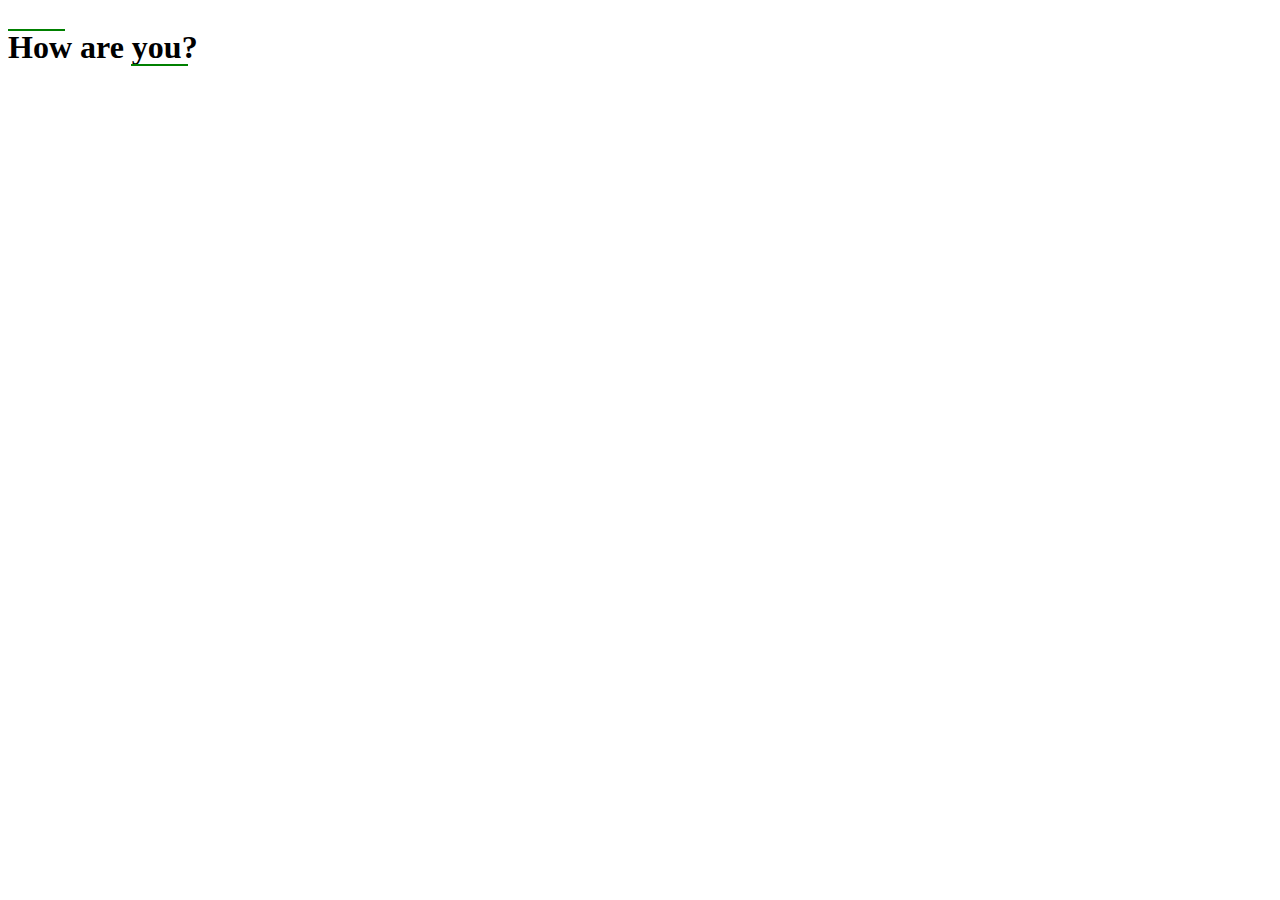
<file: line.html>
<!DOCTYPE html>
<html lang="en">
<head>
    <meta charset="UTF-8">
    <meta http-equiv="X-UA-Compatible" content="IE=edge">
    <meta name="viewport" content="width=device-width, initial-scale=1.0">
    <title>Document</title>

    <style>
        

    .how{
        position: relative;
        color: red;
    } 

    .how::before{
        position: absolute;
        content: "";
        height: 2px;
        top: 0;
        width: 100%;
        margin: 0 auto;
		left: 0;
        right: 0;
        background-color:green;
		  
    }
    .you{
        position: relative;
    }
    .you::after{
        position: absolute;
        content: "";
        height: 2px;
        bottom: 0;
        width: 100%;
        margin: 0 auto;
		left: 0;
        right: 0;
        background-color:green;
    }

    /* dh */
    h1{
        position: relative;
        display: inline-block;
    } 

    h1::before{
        position: absolute;
        content: "";
        height: 2px;
        top: 0;
        width: 30%;
		left: 0;
        background-color:green;
		  
    }

    h1::after{
        position: absolute;
        content: "";
        height: 2px;
        bottom: 0;
        width: 30%;
        right: 10px;
        background-color:green;
    }
    </style>
</head>
<body>
    <h1>How are you?</h1>
    <!-- <h1><span class="how">How</span> are <span class="you">you</span>?</h1> -->
</body>
</html>
</file>
<file: assets/css/style.css>
* {
    margin: 0;
    padding: 0;
    box-sizing: border-box;
}

ul{
    margin: 0;
    padding: 0;
}

h1,
h2,
h3,
h4,
h5,
h6,
p {
    margin: 0;
}

h6,
p,
a,
input, button {
    font-family: 'Open Sans', sans-serif;
}

.poppins {
    font-family: 'Poppins', sans-serif;
}

.hk_grotesk {
    font-family: 'Hanken Grotesk', sans-serif;
}

.container {
    max-width: 1140px !important;
}


/* header */
.bg_img {
    background-image: url(../images/banner.png);
    background-position: center;
    background-repeat: no-repeat;
    background-size: cover;
    position: relative;
    height: 742px;
}

.header_inner {
    padding-top: 26px;
    gap: 167px;
}

.header_inner img {
    width: 100%;
}

ul li {
    list-style: none;
}

.nav_items {
    gap: 40px;
}

.nav_items a:hover{
    background-color: #223B74 ;
    color: #FFFFFF;
    padding: 10px;
    border-radius: 8px;
}

.nav_items a {
    text-decoration: none;
    font-weight: 600;
    font-size: 16px;
    line-height: 22px;
    text-align: center;
    color: #FFFFFF;
    transition: .04 ease-in;
    padding: 10px;
}

.nav_items button {
    font-weight: 700;
    font-size: 16px;
    line-height: 22px;
    text-align: center;
    color: #FFFFFF;
    border: 2px solid #FFFFFF;
    border-radius: 2000px;
    padding: 13px 24px;
    background: none;
    width: 100%;
    white-space: nowrap;
    transition: .4s ease-in;
}

.nav_items button:hover {
    color: #000;
    background: #fff;
}

.banner_inner {
    padding-top: 120px;
    margin: 0 auto;
    display: flex;
    flex-direction: column;
    align-items: center;
}

.banner_inner h1 {
    font-weight: 700;
    font-size: 48px;
    line-height: 60px;
    text-align: center;
    letter-spacing: 0.2px;
    color: #fff;
    margin-bottom: 40px;
}

.search__group {
    width: 760px;
    height: 56px;
    margin: auto;
    display: flex;
    background-color: #fff;
    padding: 8px;
    border-radius: 8px;
    position: relative;
    margin-bottom: 23px;
}

.search__group input {
    border: none;
    background: transparent;
    padding: 8px;
    margin-left: 40px;
    font-size: 16px;

}

.search__group input:focus-visible {
    outline: none;
    /* margin-right: 10px; */
}

.search__group input::placeholder {
    font-style: normal;
    font-weight: 600;
    font-size: 16px !important;
    line-height: 22px;
    color: #959EAD;
    font-family: 'Open Sans', sans-serif;
}

.search__group img {
    height: 16px;
    width: 16px;
    position: absolute;
    margin-top: 15px;
    margin-left: 15px;
    margin-bottom: 20px;
}

.search__group button {
    background: #B41F45;
    /* border: 2px solid #B41F45; */
    border-radius: 8px;
    padding: 9px 20px;
    font-family: 'Open Sans';
    font-style: normal;
    font-weight: 700;
    font-size: 16px;
    line-height: 22px;
    text-align: center;
    color: #FFFFFF;
    border: none;
    transition: .4s ease-in;
}

.search__group button:hover {
    background: #FFFFFF;
    color: #B41F45;
}

.tag {
    padding-bottom: 96px;
    gap: 16px;
    /* margin-left: 328px; */
    text-align: center;
}

.tag p {
    text-align: center;
    color: #fff;
    font-weight: 600;
    font-size: 16px;
    line-height: 22px;
}

.tag button {
    border: 1px solid #fff;
    border-radius: 4px;
    font-weight: 400;
    font-size: 14px;
    line-height: 20px;
    text-align: center;
    background: transparent;
    color: #fff;
    padding: 8px 32px;
    transition: .4s ease-in;
}

.tag button:hover {
    background: #FFFFFF;
    color: #223B74;
}


/* end header */

/* best_selling trucks */

.best_selling {
    margin-top: -180px;
    z-index: 9999;
    position: relative;
    margin-bottom: 96px;
}

.txt___boo {
    border-radius: 16px;
}

.best_selling .container {
    border: 3px solid #E5EAF4;
    /* box-shadow: 0px 10px 35px rgba(0, 0, 0, 0.03); */
    border-radius: 16px;
}

.best_selling img {
    /* filter: drop-shadow(0px 10px 25px rgba(0, 0, 0, 0.25)); */
    border-radius: 16px;
}

.txt_feature {
    padding: 32px;
}

.txt_feature>span {
    font-weight: 600;
    font-size: 14px;
    line-height: 20px;
    text-align: center;
    color: #223B74;
    background: #D9F0E6;
    border-radius: 2000px;
    padding: 8px 16px;
    /* margin-bottom: 37px; */
}
.txt_feature>span:hover{
    color: #D9F0E6;
    background: #223B74;
}

.txt_feature h2 {
    font-weight: 700;
    font-size: 36px;
    line-height: 48px;
    letter-spacing: 0.2px;
    color: #223B74;
    margin-top: 37px;
    margin-bottom: 12px;
}

.txt_feature>p {
    font-weight: 400;
    font-size: 18px;
    line-height: 24px;
    color: #5A7184;
    margin-bottom: 27px;
}

.writter_box {
    align-items: center;
}

.dot {
    height: 40px;
    width: 40px;
    background: #B41F45;
    border-radius: 50%;
    margin-right: 12px;
}

.writter_box h6 {
    font-weight: 600;
    font-size: 16px;
    line-height: 22px;
    color: #183B56;
    margin-bottom: 4px;
}

.writter_box p {
    font-style: italic;
    font-weight: 400;
    font-size: 14px;
    line-height: 19px;
    color: #5A7184;
}

.writter_box i {
    color: #1565D8;
    background-color: #DCE8F9;
    border-radius: 50%;
    width: 16px;
    height: 16px;
}

.date p {
    font-weight: 600;
    font-size: 16px;
    line-height: 22px;
    color: #5A7184;
}

/* best_selling trucks end */

/* Popular Article */
.article {
    padding-bottom: 14px;
    margin-bottom: 48px;
}

.article h2 {
    font-weight: 700;
    font-size: 36px;
    line-height: 48px;
    letter-spacing: 0.2px;
    color: #223B74;
    margin-bottom: 16px;
}

.article p {
    font-weight: 400;
    font-size: 18px;
    line-height: 32px;
    color: #5A7184;
}

.view__btn {
    font-weight: 700;
    font-size: 16px;
    line-height: 22px;
    text-align: center;
    color: #202856;
    border: 2px solid #202856;
    border-radius: 8px;
    background-color: #fff;
    padding: 12px 24px;
    height: 47px;
}

.icon {
    margin-left: 16px;
}

.view__btn:hover {
    background-color: #202856;
    color: #fff;
}

.popular__img {
    margin-bottom: 96px;
}

.popular__content{
    border-radius: 16px;
    background-position: center;
    background-repeat: no-repeat;
    background-size: cover;
    height: 600px;
    display: flex;
    flex-direction: column;
    justify-content: space-between;
}

.popular__content__img{
    background-image: url(../images/popular_article_1.png);
    border-radius: 16px;
}

.popular__content__img2{
    background-image: url(../images/popular_article_2.png);
    border-radius: 16px;
}

.popular__content button {
    border: none;
    border-radius: 2000px;
    background-color: #FFFFFF;
    font-weight: 600;
    font-size: 14px;
    line-height: 20px;
    text-align: center;
    color: #223B74;
    padding: 7px 16px;
    width: 100px;
    height: 32px;
    padding: 7px 16px;
    margin-top: 32px;
    margin-left: 32px;
    transition: .4s ease-in-out;
} 

.popular__content button:hover{
    background-color: #223B74;
    color: #FFFFFF;
}

.popular_inner{
    padding-left: 48px;
    padding-right: 48px;
    padding-bottom: 42px;
}
.popular__content h2 {
    font-weight: 700;
    font-size: 36px;
    line-height: 48px;
    letter-spacing: 0.2px;
    color: #FFFFFF;
    margin-bottom: 32px;
}

.popular_writter{
    align-items: center;
}

.popular_writter_box h6 {
    font-weight: 600;
    font-size: 16px;
    line-height: 22px;
    color: #FFFFFF;
}

.popular_writter_box span {
    font-style: italic;
    font-weight: 400;
    font-size: 14px;
    line-height: 19px;
    color: #5A7184;
}

.popular_writter_box i {
    color: #FFFFFF;
    height: 16px;
    width: 16px;
    background-color: #172834;
    border-radius: 50%;
}

.popular_date span {
    /* color: red; */
    font-weight: 600;
    font-size: 16px;
    line-height: 22px;
    color: #959EAD;
}

/* Popular Article end */
/* recent */
.recent_img{
    margin-bottom: 96px;
}

.recent__content{
    border-radius: 16px;
    background-position: center;
    background-repeat: no-repeat;
    background-size: cover;
    /* height: 500px; */
    display: flex;
    flex-direction: column;
    justify-content: space-between;
}


.re_content_img{
    background-image: url(../images/recent_1.png);
    border-radius: 16px;
}

.re_content_img2{
    background-image: url(../images/recent_2.png);
    border-radius: 16px;
}

.re_content_img3{
    background-image: url(../images/recent_3.png);
    border-radius: 16px;
}

.recent__inner{
    padding: 271px 32px 40px 32px;
}

.recent__inner h2{
    font-weight: 700;
    font-size: 28px;
    line-height: 36px;
    letter-spacing: 0.2px;
    color: #FFFFFF;
    margin-bottom: 12px;

}

.recent__inner p{
    font-weight: 400;
    font-size: 20px;
    line-height: 36px;
    color: #FFFFFF;
    margin-bottom: 24px;
}

/* recent end */

/* owl carousel */

.slider{
    margin-bottom: 60px;
}

.owl-theme .owl-nav [class*="owl-"]:hover {
    background: transparent;
    color: #000;
}

.owl-prev, .owl-next{
    position: absolute;
    top: 150px;
}

.owl-prev span, .owl-next span{
    font-size: 37px;
    height: 40px;
    width: 40px;
    border-radius: 50%;
    background-color: #B41F45;
    display: inline-block;
    line-height: 32px;
    color: #FFFFFF;
}

.owl-prev{
    left: -30px;
}

.owl-next{
    right: -30px;
}
/* owl carousel end */



/* all article */
.all_article{
    margin-bottom: 48px;
}
.all_ar_inner{
    margin-top: 30px;
}

.all_article__img{
    background-image: url(../images/all_article_1.png);
    border-radius: 16px;
}

.all_article__img_2{
    background-image: url(../images/all_article_2.png);
    border-radius: 16px;
}

.all_article__img_3{
    background-image: url(../images/all_article_3.png);
    border-radius: 16px;
}

.all_article__img_4{
    background-image: url(../images/all_article_4.png);
    border-radius: 16px;
}

.all_article__img_5{
    background-image: url(../images/all_article_5.png);
    border-radius: 16px;
}
/* all article end */

/* more details */
.more_details_btn{
    text-align: center;
    margin-bottom: 30px;
}

.more_details_btn button{
    font-weight: 700;
    font-size: 16px;
    line-height: 22px;
    text-align: center;
    padding: 13px 21px;
    background-color: #FFFFFF;
    border-radius: 8px;
    border: 2px solid #202856;
    color:#202856;
    transition: .4s ease-in;

}

.more_details_btn button:hover{
    background-color: #202856;
    color:#FFFFFF;
}


/* more details end */
/* Footer */

.foo_content{
    gap: 12px;
}

.get_story{
    background-color: #B41F45;
    padding-top: 10px;
    padding-bottom: 138px;
}

.get_story h2{
    font-weight: 700;
    font-size: 36px;
    line-height: 48px;
    letter-spacing: 0.2px;
    color: #FFFFFF;
    margin-bottom: 48px;

}

.mail_us{
    gap:8px;
}

.mail_us input{
    padding: 17px 16px;
    border: none;
    border-radius: 8px;
    font-size: 16px;
    width:320px;
}

.mail_us input::placeholder{
    font-weight: 400;
    font-size: 16px;
    line-height: 22px;
    color: #5A7184;
    font-family: 'Open Sans', sans-serif;
}

.mail_us input:focus-visible {
    outline: none;
}

.mail_us button{
    padding: 16px 32px;
    background-color: #223B74;
    color: #FFFFFF;
    font-weight: 700;
    font-size: 18px;
    line-height: 25px;
    text-align: center;
    border: 1px solid #223B74;
    border-radius: 8px;
    transition: .4s ease-in;
    white-space: nowrap;
}

.mail_us button:hover{
    background-color: #FFFFFF;
    color: #223B74;
}

.get_story p{
    font-weight: 400;
    font-size: 16px;
    line-height: 28px;
    color: #FFFFFF;
    max-width: 555px;
}

.best_week_ar {
    border-radius: 16px;
    background-color: #FFFFFF;
    border-radius: 16px;;
}

.boxWrap{
    position: relative;
    z-index: 9;
    width: 466px;
    margin-left: auto;
}

.boxWrap::before{
    position: absolute;
    content: "";
    height: 200px;
    width: 237px;
    z-index: -9;
    top: 42px;
    right: -51px;
    background-color: #223B74;
    border-radius: 16px;
}

.boxWrap::after{
    position: absolute;
    content: "";
    height: 200px;
    width: 237px;
    z-index: -9;
    bottom: -42px;
    left: -61px;
    background-color: #AB2148;
    border-radius: 16px;
}


.best_week_ar img{
    border-radius: 16px;
    margin-bottom: 28px;
    padding: 8px;
    overflow: hidden;
    transition: 0.4s ease-in-out;
}

.best_week_ar img:hover{
    transform: scale(1.02);
    cursor: pointer;
}


.ar_content h3{
    font-weight: 700;
    font-size: 24px;
    line-height: 32px;
    letter-spacing: 0.2px;
    color: #183B56;
    margin-bottom: 12px;
}

.ar_content p{
    font-weight: 400;
    font-size: 18px;
    line-height: 32px;
    color: #5A7184;
    max-width: 330px;
}

.ar_content{
    padding: 0px 32px 32px 32px;
}

.footer_bottom {
    background-color:  #202856;
    padding-top: 100px;
    padding-bottom: 93px;
}

.bottom_boxes{
    gap:30px;
}

.inner_box ul{
    color:  #5A7184;
    padding-right: 36px;
}

.inner_box ul li:first-child{
    font-weight: 700;
    font-size: 18px;
    line-height: 25px;
    color: #5A7184;
    margin-bottom: 30px;
}

.inner_box ul li{
    margin-bottom: 24px;
    font-weight: 400;
    font-size: 16px;
    line-height: 22px;
    transition: .4s ease-in-out;
    cursor: pointer;
}

.inner_box ul li:hover{
    color:#FFFFFF;
    /* font-size: 18px; */
}


/* Footer end */

/* detail Page */
.bg_img_2 {
    background-image: url(../images/Hero.png);
    background-position: center;
    background-repeat: no-repeat;
    background-size: cover;
    height: 742px;
}

.hero_inner {
    padding-top: 285px;
    margin: 0 auto;
    display: flex;
    flex-direction: column;
    align-items: center;
    padding-bottom: 250px;
}

.hero_inner h1{
    font-weight: 700;
    font-size: 64px;
    line-height: 65px;
    text-align: center;
    letter-spacing: 0.2px;
    color: #FFFFFF;
}

.force_content{
    margin-bottom: 44px;
}

.force_content h2{
    margin-bottom: 30px;
}

.ford_header{
    font-weight: 700;
    font-size: 96px;
    line-height: 100px;
    letter-spacing: 0.2px;
    color: #223B74;
}

.ford_content{
    font-weight: 400;
    font-size: 16px;
    line-height: 24px;
    color: #5A7184;
}


.full_content{
    margin-bottom: 82px;
}

.inner_img{
    /* height: 398px; */
    width: 100%;
}

.engine{
    margin-top: 98px;
    margin-bottom: 130px;
}

.engine h2{
    margin-bottom: 62px;
}

.fuel_efficiency{
    margin-bottom: 158px;
}

.fuel_content h2{
    margin-bottom: 30px;
}

.features{
    margin-top: 98px;
    margin-bottom: 98px;
}

.features h2{
    margin-bottom: 78px;
}

.final_thought{
    margin-bottom: 138px;
}

/* detail Page end */



@media screen and (max-width:2560px) {
    .mobile-container {
        display: none;
    }

}

@media screen and (max-width:1440px) {
    .mobile-container {
        display: none;
    }

}

@media screen and (max-width:1024px) {
    
    .boxWrap{
        width: 350px;
        margin-left: 0px;
    }

    .get_story{
        display: flex;
        flex-direction: column;
        padding-bottom: 90px;
    }

    .foo_box{
        display: flex;
        flex-direction: column;
        align-items: center;
    }
    

    /* .story_content{
        display: flex;
        flex-direction: column;
        align-items: center;
        text-align: center;
    } */

    .mobile-container {
        display: none;
    }

    .nav_items {
        gap: 30px;
    }

    .owl-prev {
        left: -4px;
    }

    .owl-next {
        right: -4px;
    }

}

@media screen and (max-width:768px) {

    .hero_inner {
        padding-top: 150px;
    }

    .fuel_efficiency {
        margin-bottom: 50px;
    }

    .features h2 {
        margin-bottom: 35px;
    }

    .features {
        margin-top: 50px;
        margin-bottom: 60px;
    }
    
    .final_thought {
        margin-bottom: 50px;
    }

    .hero_inner h1 {
        font-size: 45px;
        line-height: 55px;
    }
    .ford_header{
        font-weight: 700;
        font-size: 45px;
        line-height: 55px;
    }

    .engine {
        margin-top: 50px;
        margin-bottom: 45px;
    }
   
    .footer_bottom {
        padding-top: 60px;
        padding-bottom: 20px;
    }

    .search__group{
        width:400px;
    }

    .popular_writter {
        flex-direction: row;
    }

    .story_content{
        display: flex;
        flex-direction: column;
        align-items: center;
        text-align: center;
    }

    .recent__inner {
        padding-top: 100px;
    }

    .boxWrap{
        display: none;
    }
   
    .header_inner {
        display: none !important;
    }

    .mobile-container {
        display: block !important;
    }

    .topnav {
        overflow: hidden;
        background: rgba(116, 112, 112, 0.445);
        position: relative;
        padding-top: 10px;
        padding-bottom: 10px;
    }

    .topnav :hover {
        background: rgba(116, 112, 112, 0.445);
    }


    .topnav #myLinks {
        display: none;
    }

    .topnav img {
        height: 50px;
    }

    .topnav a {
        color: white;
        padding: 14px 16px;
        text-decoration: none;
        font-size: 17px;
        display: block;
    }

    .topnav a.icon {
        display: block;
        position: absolute;
        right: 0;
        top: 8px;
        background: none;
        color: #fff;
    }

    .topnav a.icon:hover {
        background: rgba(116, 112, 112, 0.445);
        color: #fff;
    }

    .topnav button {
        color: white;
        padding: 5px 10px;
        font-size: 17px;
        display: block;
        background: transparent;
        border: 1px solid #fff;
        margin-left: 15px;
        border-radius: 2000px;
        margin-top: 10px;
    }

    .topnav button:hover {
        color: #000;
        background: #fff;
    }

    .topnav a:hover {
        background-color: #ddd;
        color: black;
        transition: 0.4s all linear;
    }

    .topnav :hover {
        background-color: rgba(116, 112, 112, 0.445);
    }

    .active {
        background-color: #3b4642;
        color: white;
    }

    .tag {
        margin-left: 0px;
        flex-direction: column;
    }

    .get_story {
        text-align: center;
    }
    
    .mail_us{
        flex-direction: column;
        gap:10px,
    }
    
    .bottom_boxes {
        flex-direction: column;
        align-items: center;
    }


}

@media screen and (max-width:425px) {
   
    .head_check {
        display: flex;
        flex-direction: column;
        align-items: center;
    }

    .popular_cl{
        flex-direction: column;
        gap:10px;
    }

    .recent__inner {
        padding-top: 240px;
    }
   
    .get_story{
        text-align: center;
        padding-right: 0px;
    }

    .boxWrap{
        display: none;
    }
    
    .search__group {
        width: 400px;
    }

    .header_inner {
        display: none !important;
    }

    .mobile-container {
        display: block !important;
    }

    .topnav {
        overflow: hidden;
        background: rgba(116, 112, 112, 0.445);
        position: relative;
        padding-top: 10px;
        padding-bottom: 10px;
    }

    .topnav :hover {
        background: rgba(116, 112, 112, 0.445);
    }


    .topnav #myLinks {
        display: none;
    }

    .topnav img {
        height: 50px;
    }

    .topnav a {
        color: white;
        padding: 14px 16px;
        text-decoration: none;
        font-size: 17px;
        display: block;
    }

    .topnav a.icon {
        display: block;
        position: absolute;
        right: 0;
        top: 8px;
        background: none;
        color: #fff;
    }

    .topnav a.icon:hover {
        background: rgba(116, 112, 112, 0.445);
        color: #fff;
    }

    .topnav button {
        color: white;
        padding: 5px 10px;
        font-size: 17px;
        display: block;
        background: transparent;
        border: 1px solid #fff;
        margin-left: 15px;
        border-radius: 2000px;
        margin-top: 10px;
    }

    .topnav button:hover {
        color: #000;
        background: #fff;
    }

    .topnav a:hover {
        background-color: #ddd;
        color: black;
        transition: 0.4s all linear;
    }

    .topnav :hover {
        background-color: rgba(116, 112, 112, 0.445);
    }

    .active {
        background-color: #3b4642;
        color: white;
    }

    .tag {
        margin-left: 0px;
        flex-direction: column;
    }

    .popular_writter{
        flex-direction: row;
    }

    .get_story {
        text-align: center;
    }
    
    .mail_us{
        flex-direction: column;
        gap:10px,
    }
    
    .bottom_boxes {
        flex-direction: column;
        align-items: center;
    }

}

@media screen and (max-width:375px) {
    .search__group {
        width: 365px;
    }

    .view__btn {
        padding: 8px 8px;
        height: 35px;
    }

}

@media screen and (max-width: 320px) {
    

    .mail_us input{
        width: 300px;
    }

    .recent__inner p {
        margin-bottom: 0px;
    }

    
    .search__group {
        width: 300px
    }

    .popular_cl {
        flex-direction: column;
        gap: 20px;
    }

    .view__btn {
        padding: 8px 8px;
        height: 35px;
    }
}
</file>
